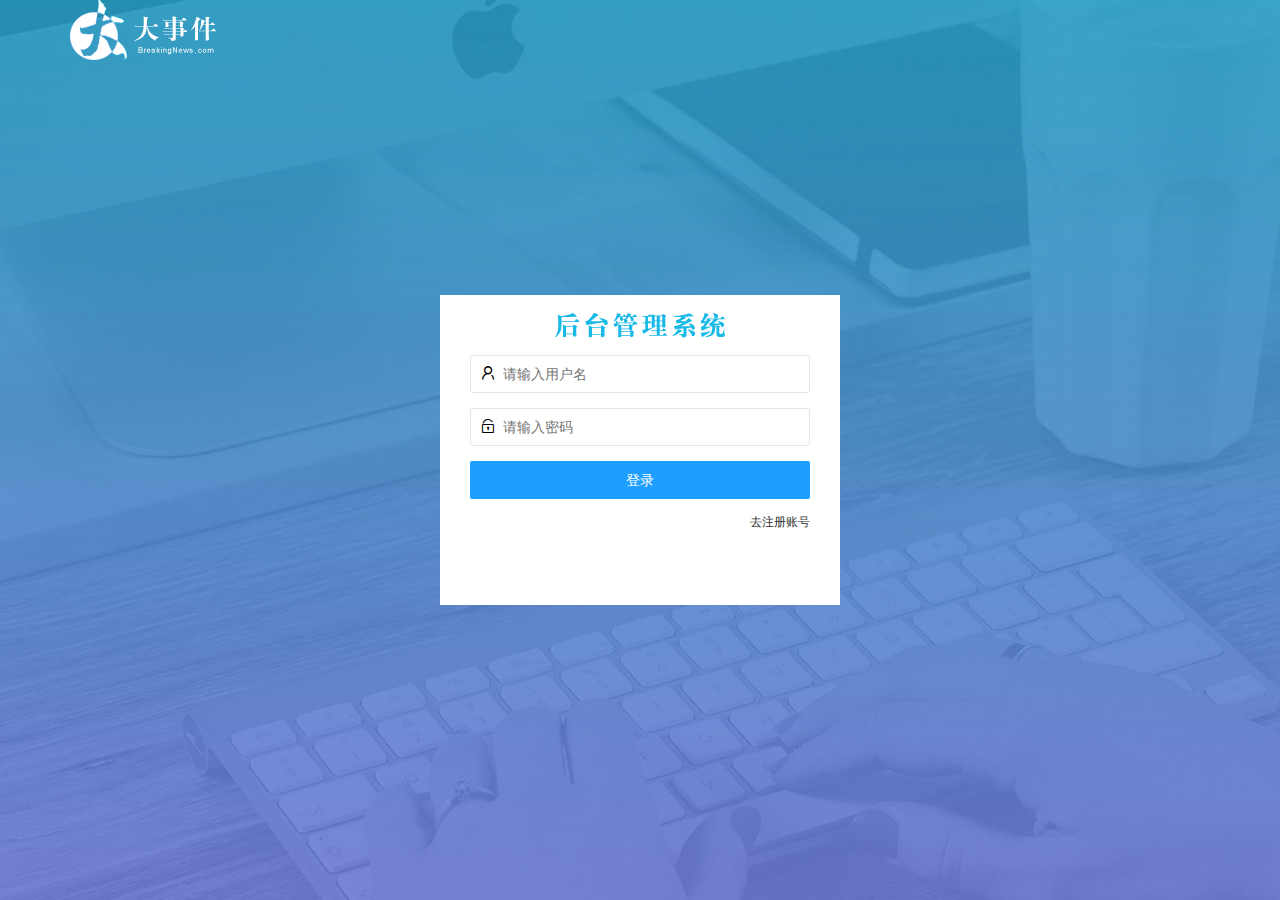
<file: login.html>
<!DOCTYPE html>
<html lang="en">
<head>
    <meta charset="UTF-8">
    <meta http-equiv="X-UA-Compatible" content="IE=edge">
    <meta name="viewport" content="width=device-width, initial-scale=1.0">
    <title>大世界-登录/注册</title>
    <!-- 导入类ui样式 -->
    <link rel="stylesheet"  href="/assets/lib/layui/css/layui.css" />
    <link rel="stylesheet"  href="/assets/css/login.css">
</head>
<body>
    <!-- 头部的logo区域 -->
    <div class="layui-main">
        <img src="./assets/images/logo.png" alt="" />
    </div>

    <!-- 登录注册区域 -->
    <div class="loginAndRegBox">
        <!-- 标题 -->
        <div class="title-box"></div>
        <!--登录的div-->
        <div class="login-box">

        <!--登录的表单-->
        <form class="layui-form" id="form_login">
            <!--用户名-->
            <div class="layui-form-item">
                <i class="layui-icon layui-icon-username"></i>  
                <input type="text" name="username" required  lay-verify="required" placeholder="请输入用户名" autocomplete="off" class="layui-input">
            </div>
            <!--用户密码-->
            <div class="layui-form-item">
                <i class="layui-icon layui-icon-password"></i>  
                <input type="password" name="password" required lay-verify="required|pwd" placeholder="请输入密码" autocomplete="off" class="layui-input">
            </div> 

            <!--登录按钮-->
            <div class="layui-form-item">
                <!--注意: 表单提交按钮和普通按钮的区别 就是lay-submit 属性-->
                <button class="layui-btn layui-btn-fluid layui-btn-normal" lay-submit>登录</button>
            </div>
            <div class="layui-form-item links">
                <a href="#" id="link_reg">去注册账号</a>
            </div>
        </form>
            
        </div>


        <!--注册的div-->
        <div class="reg-box">
            <!--注册表单-->
            <form class="layui-form" id="form_reg">
                <!--用户名-->
                <div class="layui-form-item">
                    <i class="layui-icon layui-icon-username"></i>  
                    <input type="text" name="username" required  lay-verify="required" placeholder="请输入用户名" autocomplete="off" class="layui-input">
                </div>
                <!--用户密码-->
                <div class="layui-form-item">
                    <i class="layui-icon layui-icon-password"></i>  
                    <input type="password" name="password" required  lay-verify="required|pwd" placeholder="请输入密码" autocomplete="off" class="layui-input">
                </div> 
                <!--再次确认密码-->
                <div class="layui-form-item">
                    <i class="layui-icon layui-icon-password"></i>  
                    <input type="password" name="repassword" required  lay-verify="required|pwd|repwd" placeholder="再次确认密码" autocomplete="off" class="layui-input">
                </div> 
    
                <!--登录按钮-->
                <div class="layui-form-item">
                    <!--注意: 表单提交按钮和普通按钮的区别 就是lay-submit 属性-->
                    <button class="layui-btn layui-btn-fluid layui-btn-normal" lay-submit>注册</button>
                </div>
                <div class="layui-form-item links">
                    <a href="#"id="link_login">去登录</a>
                </div>
            </form>
        </div>


    </div>

    <!--导入layui-->
    <script src="/assets/lib/layui/layui.all.js"></script>
    <!--导入jQuery-->
    <script src="/assets/lib/jquery.js"></script>
    <!--自己封装的 baseAPI.js-->
    <script src="/assets/js/baseAPI.js"></script>
    <script src="/assets/js/login.js"></script>
</body>
</html>
</file>
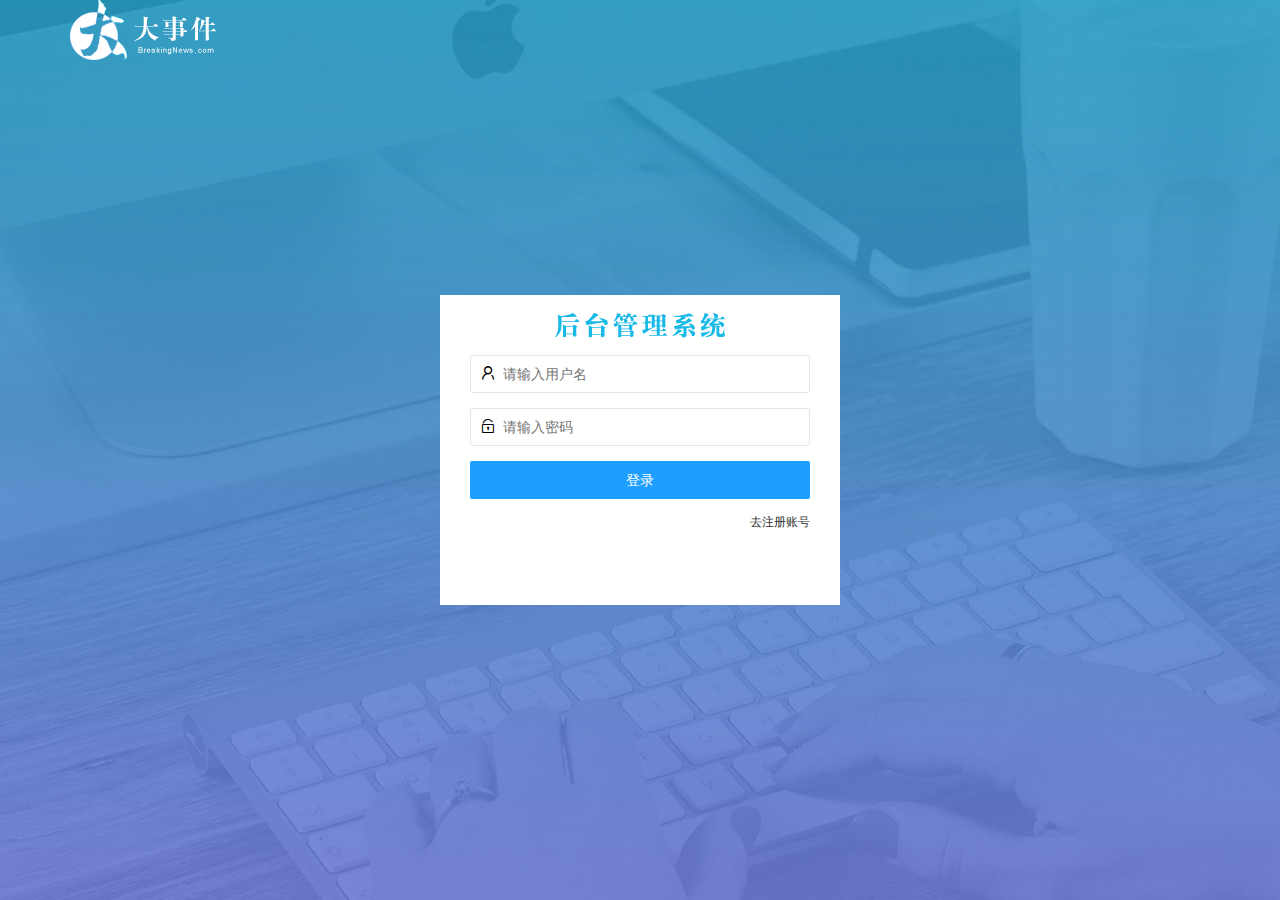
<file: logo.html>
<!DOCTYPE html>
<html lang="en">
<head>

    <meta charset="UTF-8">
    <meta http-equiv="X-UA-Compatible" content="IE=edge">
    <meta name="viewport" content="width=device-width, initial-scale=1.0">
    <title>大事件-登录/注册</title>
    <!--导入自己的样式表-->
    <link rel="stylesheet" href="/assets/lib/layui/css/layui.css"/>

     <!--导入LayUI 的样式-->
    <link rel="stylesheet" href="/assets/css/login.css"/>

</head>
<body>

    
    <!-- 头部的 Logo 区域 -->
    <div class="layui-main">
      <img src="/assets/images/logo.png" alt="" />
    </div>

    <!-- 登录注册区域 -->
    <div class="loginAndRegBox">
      <div class="title-box"></div>
      <!-- 登录的div -->
      <div class="login-box">
        <!-- 登录的表单 -->
        <form class="layui-form" id="form_login">
          <!-- 用户名 -->
          <div class="layui-form-item">
            <i class="layui-icon layui-icon-username"></i>
            <input type="text" name="username" required lay-verify="required | pwd " placeholder="请输入用户名" autocomplete="off" class="layui-input" />
          </div>
          <!-- 密码 --> 
          <div class="layui-form-item">
            <i class="layui-icon layui-icon-password"></i>
            <input type="password" name="password" required lay-verify="required|pwd" placeholder="请输入密码" autocomplete="off" class="layui-input" />
          </div>
          <!-- 登录按钮 -->
          <div class="layui-form-item">
            <!-- 注意：表单提交按钮和普通按钮的区别，就是 lay-submit 属性 -->
            <button class="layui-btn layui-btn-fluid layui-btn-normal" lay-submit>登录</button>
          </div>
          <div class="layui-form-item links">
            <a href="javascript:;" id="link_reg">去注册账号</a>
          </div>
        </form>
        </div>

        <!--注册的div-->
        <div class="reg-box">
            <!--注册表单-->
            <form class="layui-form" id="form_reg">
                <!-- 注册按钮 -->
                <div class="layui-form-item">
                  <i class="layui-icon layui-icon-username"></i>
                  <input type="text" name="username" required lay-verify="required" placeholder="请输入用户名" autocomplete="off" class="layui-input" />
                </div>
                <!-- 密码 -->
                <div class="layui-form-item">
                  <i class="layui-icon layui-icon-password"></i>
                  <input type="password" name="password" required lay-verify="required|pwd" placeholder="请输入密码" autocomplete="off" class="layui-input" />
                </div>
                <!-- 密码确认框 -->
                <div class="layui-form-item">
                    <i class="layui-icon layui-icon-password"></i>
                    <input type="password" name="repassword" required lay-verify="required | pwd | repwd" placeholder="再次确认密码" autocomplete="off" class="layui-input" />
                  </div>
                
                <!-- 登录按钮 -->
                <div class="layui-form-item">
                  <!-- 注意：表单提交按钮和普通按钮的区别，就是 lay-submit 属性 -->
                  <button class="layui-btn layui-btn-fluid layui-btn-normal" lay-submit>注册</button>
                </div>
                <div class="layui-form-item links">
                    <a href="javascript:;" id="link_login">去登录账号</a>
                </div>
              </form>
            <div>
                
     </div>
     <!--导入Layui 的js文件-->
     <script src="/assets/lib/layui/layui.all.js"></script>
     <!--导入jquer-->
     <script src="/assets/lib/jquery.js"></script>
     <!--导入自己封装的 baserAPI.JS-->
     <script src="/assets/js/baseAPI.js"></script>
      <!--导入自己的jvavscript脚本-->
      <script src="/assets/js/login.js"></script>
</body>
</html>
</file>
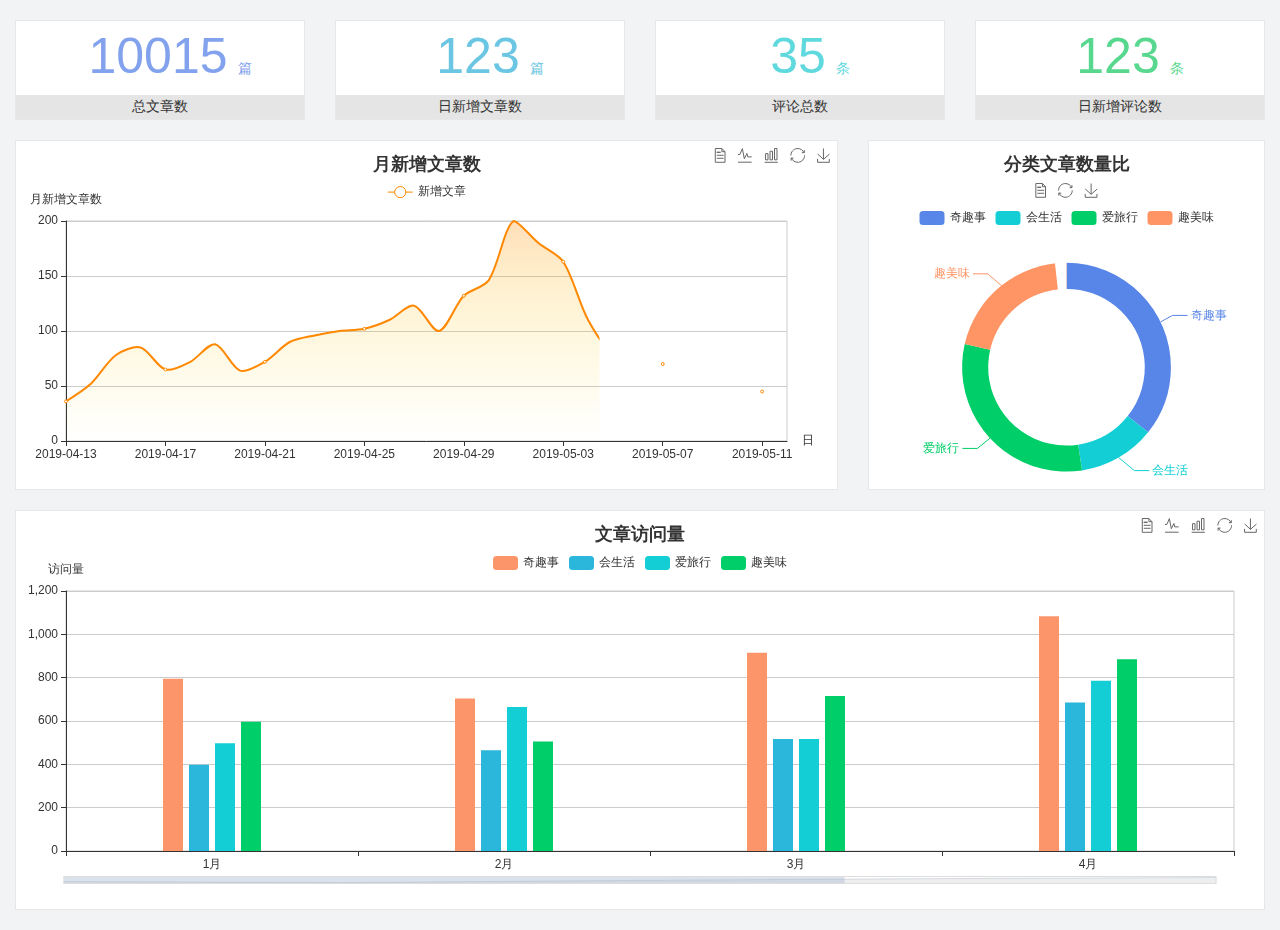
<file: home/dashboard.html>
<!DOCTYPE html>
<html lang="en">

<head>
  <meta charset="UTF-8">
  <meta name="viewport" content="width=device-width, initial-scale=1.0">
  <meta http-equiv="X-UA-Compatible" content="ie=edge">
  <title>图表统计</title>
  <link rel="stylesheet" href="../../assets/lib/bootstrap.css" />
  <link rel="stylesheet" href="../../assets/lib/main.css" />
  <script src="../../assets/lib/jquery.js"></script>
  <script type="text/javascript" src="../../assets/lib/echarts.min.js"></script>
</head>

<body>
  <div class="container-fluid">
    <div class="row spannel_list">
      <div class="col-sm-3 col-xs-6">
        <div class="spannel">
          <em>10015</em><span>篇</span>
          <b>总文章数</b>
        </div>
      </div>
      <div class="col-sm-3 col-xs-6">
        <div class="spannel scolor01">
          <em>123</em><span>篇</span>
          <b>日新增文章数</b>
        </div>
      </div>
      <div class="col-sm-3 col-xs-6">
        <div class="spannel scolor02">
          <em>35</em><span>条</span>
          <b>评论总数</b>
        </div>
      </div>
      <div class="col-sm-3 col-xs-6">
        <div class="spannel scolor03">
          <em>123</em><span>条</span>
          <b>日新增评论数</b>
        </div>
      </div>
    </div>
  </div>

  <div class="container-fluid">
    <div class="row curve-pie">
      <div class="col-lg-8 col-md-8">
        <div class="gragh_pannel" id="curve_show"></div>
      </div>
      <div class="col-lg-4 col-md-4">
        <div class="gragh_pannel" id="pie_show"></div>
      </div>
    </div>
  </div>

  <div class="container-fluid">
    <div class="column_pannel" id="column_show"></div>
  </div>

  <script>
    var oChart = echarts.init(document.getElementById('curve_show'));
    var aList_all = [
      { 'count': 36, 'date': '2019-04-13' },
      { 'count': 52, 'date': '2019-04-14' },
      { 'count': 78, 'date': '2019-04-15' },
      { 'count': 85, 'date': '2019-04-16' },
      { 'count': 65, 'date': '2019-04-17' },
      { 'count': 72, 'date': '2019-04-18' },
      { 'count': 88, 'date': '2019-04-19' },
      { 'count': 64, 'date': '2019-04-20' },
      { 'count': 72, 'date': '2019-04-21' },
      { 'count': 90, 'date': '2019-04-22' },
      { 'count': 96, 'date': '2019-04-23' },
      { 'count': 100, 'date': '2019-04-24' },
      { 'count': 102, 'date': '2019-04-25' },
      { 'count': 110, 'date': '2019-04-26' },
      { 'count': 123, 'date': '2019-04-27' },
      { 'count': 100, 'date': '2019-04-28' },
      { 'count': 132, 'date': '2019-04-29' },
      { 'count': 146, 'date': '2019-04-30' },
      { 'count': 200, 'date': '2019-05-01' },
      { 'count': 180, 'date': '2019-05-02' },
      { 'count': 163, 'date': '2019-05-03' },
      { 'count': 110, 'date': '2019-05-04' },
      { 'count': 80, 'date': '2019-05-05' },
      { 'count': 82, 'date': '2019-05-06' },
      { 'count': 70, 'date': '2019-05-07' },
      { 'count': 65, 'date': '2019-05-08' },
      { 'count': 54, 'date': '2019-05-09' },
      { 'count': 40, 'date': '2019-05-10' },
      { 'count': 45, 'date': '2019-05-11' },
      { 'count': 38, 'date': '2019-05-12' },
    ];

    let aCount = [];
    let aDate = [];

    for (var i = 0; i < aList_all.length; i++) {
      aCount.push(aList_all[i].count);
      aDate.push(aList_all[i].date);
    }

    var chartopt = {
      title: {
        text: '月新增文章数',
        left: 'center',
        top: '10'
      },
      tooltip: {
        trigger: 'axis'
      },
      legend: {
        data: ['新增文章'],
        top: '40'
      },
      toolbox: {
        show: true,
        feature: {
          mark: { show: true },
          dataView: { show: true, readOnly: false },
          magicType: { show: true, type: ['line', 'bar'] },
          restore: { show: true },
          saveAsImage: { show: true }
        }
      },
      calculable: true,
      xAxis: [
        {
          name: '日',
          type: 'category',
          boundaryGap: false,
          data: aDate
        }
      ],
      yAxis: [
        {
          name: '月新增文章数',
          type: 'value'
        }
      ],
      series: [
        {
          name: '新增文章',
          type: 'line',
          smooth: true,
          itemStyle: { normal: { areaStyle: { type: 'default' }, color: '#f80' }, lineStyle: { color: '#f80' } },
          data: aCount
        }],
      areaStyle: {
        normal: {
          color: new echarts.graphic.LinearGradient(0, 0, 0, 1, [{
            offset: 0,
            color: 'rgba(255,136,0,0.39)'
          }, {
            offset: .34,
            color: 'rgba(255,180,0,0.25)'
          }, {
            offset: 1,
            color: 'rgba(255,222,0,0.00)'
          }])

        }
      },
      grid: {
        show: true,
        x: 50,
        x2: 50,
        y: 80,
        height: 220
      }
    };

    oChart.setOption(chartopt);


    var oPie = echarts.init(document.getElementById('pie_show'));
    var oPieopt =
    {
      title: {
        top: 10,
        text: '分类文章数量比',
        x: 'center'
      },
      tooltip: {
        trigger: 'item',
        formatter: "{a} <br/>{b} : {c} ({d}%)"
      },
      color: ['#5885e8', '#13cfd5', '#00ce68', '#ff9565'],
      legend: {
        x: 'center',
        top: 65,
        data: ['奇趣事', '会生活', '爱旅行', '趣美味']
      },
      toolbox: {
        show: true,
        x: 'center',
        top: 35,
        feature: {
          mark: { show: true },
          dataView: { show: true, readOnly: false },
          magicType: {
            show: true,
            type: ['pie', 'funnel'],
            option: {
              funnel: {
                x: '25%',
                width: '50%',
                funnelAlign: 'left',
                max: 1548
              }
            }
          },
          restore: { show: true },
          saveAsImage: { show: true }
        }
      },
      calculable: true,
      series: [
        {
          name: '访问来源',
          type: 'pie',
          radius: ['45%', '60%'],
          center: ['50%', '65%'],
          data: [
            { value: 300, name: '奇趣事' },
            { value: 100, name: '会生活' },
            { value: 260, name: '爱旅行' },
            { value: 180, name: '趣美味' }
          ]
        }
      ]
    };
    oPie.setOption(oPieopt);



    var oColumn = this.echarts.init(document.getElementById('column_show'));
    var oColumnopt =
    {
      title: {
        text: '文章访问量',
        left: 'center',
        top: '10'
      },
      tooltip: {
        trigger: 'axis'
      },
      legend: {
        data: ['奇趣事', '会生活', '爱旅行', '趣美味'],
        top: '40'
      },
      toolbox: {
        show: true,
        feature: {
          mark: { show: true },
          dataView: { show: true, readOnly: false },
          magicType: { show: true, type: ['line', 'bar'] },
          restore: { show: true },
          saveAsImage: { show: true }
        }
      },
      calculable: true,
      xAxis: [
        {
          type: 'category',
          data: ['1月', '2月', '3月', '4月', '5月']
        }
      ],
      yAxis: [
        {
          name: '访问量',
          type: 'value'
        }
      ],
      series: [
        {
          name: '奇趣事',
          type: 'bar',
          barWidth: 20,
          itemStyle: {
            normal: { areaStyle: { type: 'default' }, color: '#fd956a' }
          },
          data: [800, 708, 920, 1090, 1200]
        },
        {
          name: '会生活',
          type: 'bar',
          barWidth: 20,
          itemStyle: {
            normal: { areaStyle: { type: 'default' }, color: '#2bb6db' }
          },
          data: [400, 468, 520, 690, 800]
        },
        {
          name: '爱旅行',
          type: 'bar',
          barWidth: 20,
          itemStyle: {
            normal: { areaStyle: { type: 'default' }, color: '#13cfd5' }
          },
          data: [500, 668, 520, 790, 900]
        },
        {
          name: '趣美味',
          type: 'bar',
          barWidth: 20,
          itemStyle: {
            normal: { areaStyle: { type: 'default' }, color: '#00ce68' }
          },
          data: [600, 508, 720, 890, 1000]
        }
      ],
      grid: {
        show: true,
        x: 50,
        x2: 30,
        y: 80,
        height: 260
      },
      dataZoom: [//给x轴设置滚动条
        {
          start: 0,//默认为0
          end: 100 - 1000 / 31,//默认为100
          type: 'slider',
          show: true,
          xAxisIndex: [0],
          handleSize: 0,//滑动条的 左右2个滑动条的大小
          height: 8,//组件高度
          left: 45, //左边的距离
          right: 50,//右边的距离
          bottom: 26,//右边的距离
          handleColor: '#ddd',//h滑动图标的颜色
          handleStyle: {
            borderColor: "#cacaca",
            borderWidth: "1",
            shadowBlur: 2,
            background: "#ddd",
            shadowColor: "#ddd",
          }
        }]
    };
    oColumn.setOption(oColumnopt);
  </script>
</body>

</html>
</file>
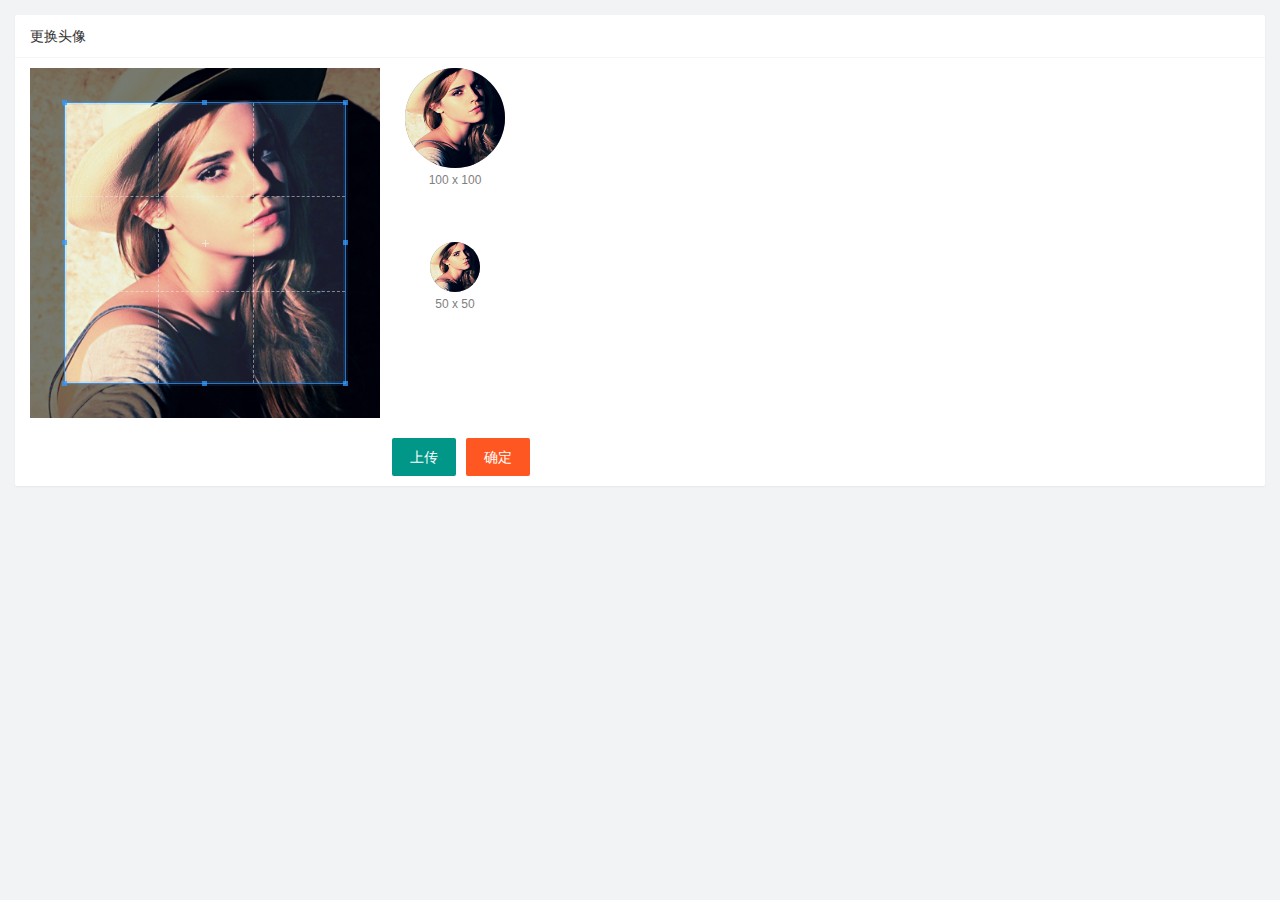
<file: user/user_avatar.html>
<!DOCTYPE html>
<html lang="en">

<head>
    <meta charset="UTF-8">
    <meta http-equiv="X-UA-Compatible" content="IE=edge">
    <meta name="viewport" content="width=device-width, initial-scale=1.0">
    <title>Document</title>
    <!--导入layui样式-->
    <link rel="stylesheet" href="/assets/lib/layui/css/layui.css">
    <!--导入头像裁剪样式-->
    <link rel="stylesheet" href="/assets/lib/cropper/cropper.css" />
    <!--导入自己的样式-->
    <link rel="stylesheet" href="/assets/css/user/user_avatar.css">
</head>

<body>

    <div class="layui-card">
        <div class="layui-card-header">更换头像</div>
        <div class="layui-card-body">

            <!-- 第一行的图片裁剪和预览区域 -->
            <div class="row1">
                <!-- 图片裁剪区域 -->
                <div class="cropper-box">
                    <!-- 这个 img 标签很重要，将来会把它初始化为裁剪区域 -->
                    <img id="image" src="/assets/images/sample.jpg" />
                </div>
                <!-- 图片的预览区域 -->
                <div class="preview-box">
                    <div>
                        <!-- 宽高为 100px 的预览区域 -->
                        <div class="img-preview w100"></div>
                        <p class="size">100 x 100</p>
                    </div>
                    <div>
                        <!-- 宽高为 50px 的预览区域 -->
                        <div class="img-preview w50"></div>
                        <p class="size">50 x 50</p>
                    </div>
                </div>
            </div>

            <!-- 第二行的按钮区域 -->
            <div class="row2">
                <!--文件选择框 隐藏起来 accept=""属性，可以指定用户选择什么类型的文件-->
                <input type="file" id="file" accept="image/png, image/jpeg">

                <button type="button" class="layui-btn" id="btnChooseImage">上传</button>
                <button type="button" class="layui-btn layui-btn-danger" id="btnUpload">确定</button>
            </div>

        </div>
    </div>


    <!--layui.js-->
    <script src="/assets/lib/layui/layui.all.js"></script>
    <!--jquery.js-->
    <script src="/assets/lib/jquery.js"></script>
    <script src="/assets/lib/cropper/Cropper.js"></script>
    <script src="/assets/lib/cropper/jquery-cropper.js"></script>
    <!--baseAPI.js-->
    <script src="/assets/js/baseAPI.js"></script>
    <!--自己的.js-->
    <script src="/assets/js/user_info/user_avatar.js"></script>
</body>

</html>
</file>
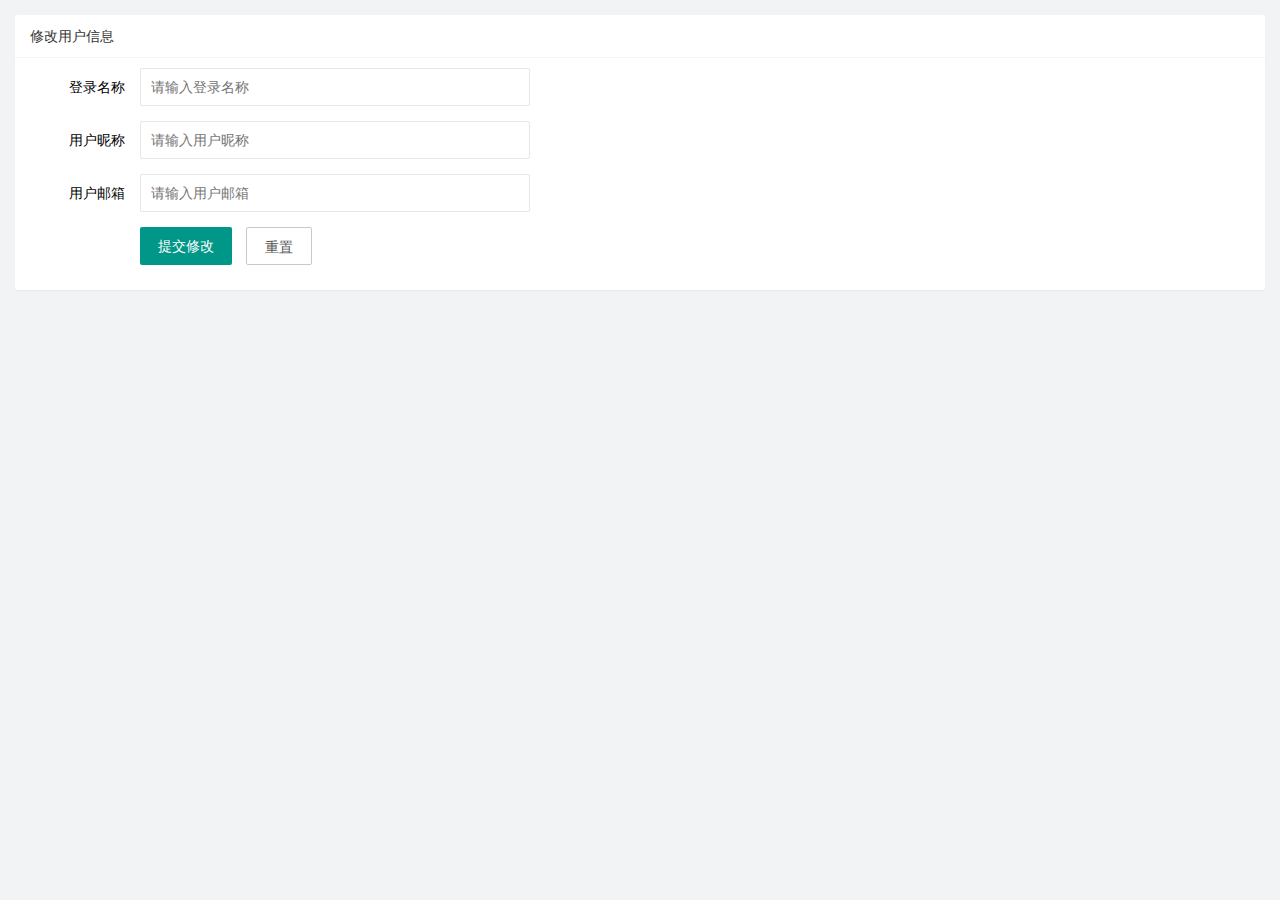
<file: user/user_info.html>
<!DOCTYPE html>
<html lang="en">
<head>
    <meta charset="UTF-8">
    <meta http-equiv="X-UA-Compatible" content="IE=edge">
    <meta name="viewport" content="width=device-width, initial-scale=1.0">
    <title>Document</title>
    <!--导入layui样式-->
    <link rel="stylesheet" href="/assets/lib/layui/css/layui.css">
    <!--导入自己的样式-->
    <link rel="stylesheet" href="/assets/css/user/user_info.css">
</head>
<body>
    <!--卡片面板区域-->
    <div class="layui-card">
        <div class="layui-card-header">修改用户信息</div>
        <div class="layui-card-body">

            <form class="layui-form"  lay-filter="formUserInfo">
                <!--这是隐藏域-->
                <input type="hidden" name="id" value="">
                
                <div class="layui-form-item">
                  <label class="layui-form-label">登录名称</label>
                  <div class="layui-input-block">
                    <input type="text" name="username" required  lay-verify="required" placeholder="请输入登录名称" autocomplete="off" class="layui-input" readonly>
                    <!--readonl 只读-->
                  </div>
                </div>

                <div class="layui-form-item">
                    <label class="layui-form-label">用户昵称</label>
                    <div class="layui-input-block">
                      <input type="text" name="nickname" required  lay-verify="required|nickname" placeholder="请输入用户昵称" autocomplete="off" class="layui-input">
                    </div>
                </div>

                <div class="layui-form-item">
                    <label class="layui-form-label">用户邮箱</label>
                    <div class="layui-input-block">
                      <input type="text" name="email" required  lay-verify="required|email" placeholder="请输入用户邮箱" autocomplete="off" class="layui-input">
                    </div>
                </div>

                <!--提交-->
                <div class="layui-form-item">
                    <div class="layui-input-block">
                      <button class="layui-btn" lay-submit lay-filter="formDemo">提交修改</button>
                      <button type="reset" class="layui-btn layui-btn-primary" id="btnReset">重置</button>
                    </div>
                  </div>

                </form>
        
        </div>
      </div>

      <!--layui.js-->
      <script src="/assets/lib/layui/layui.all.js"></script>
      <!--jquery.js-->
      <script src="/assets/lib/jquery.js"></script>
      <!--baseAPI.js-->
      <script src="/assets/js/baseAPI.js"></script>
      <!--自己的.js-->
      <script src="/assets/js/user_info/user_info.js"></script>
</body>
</html>
</file>
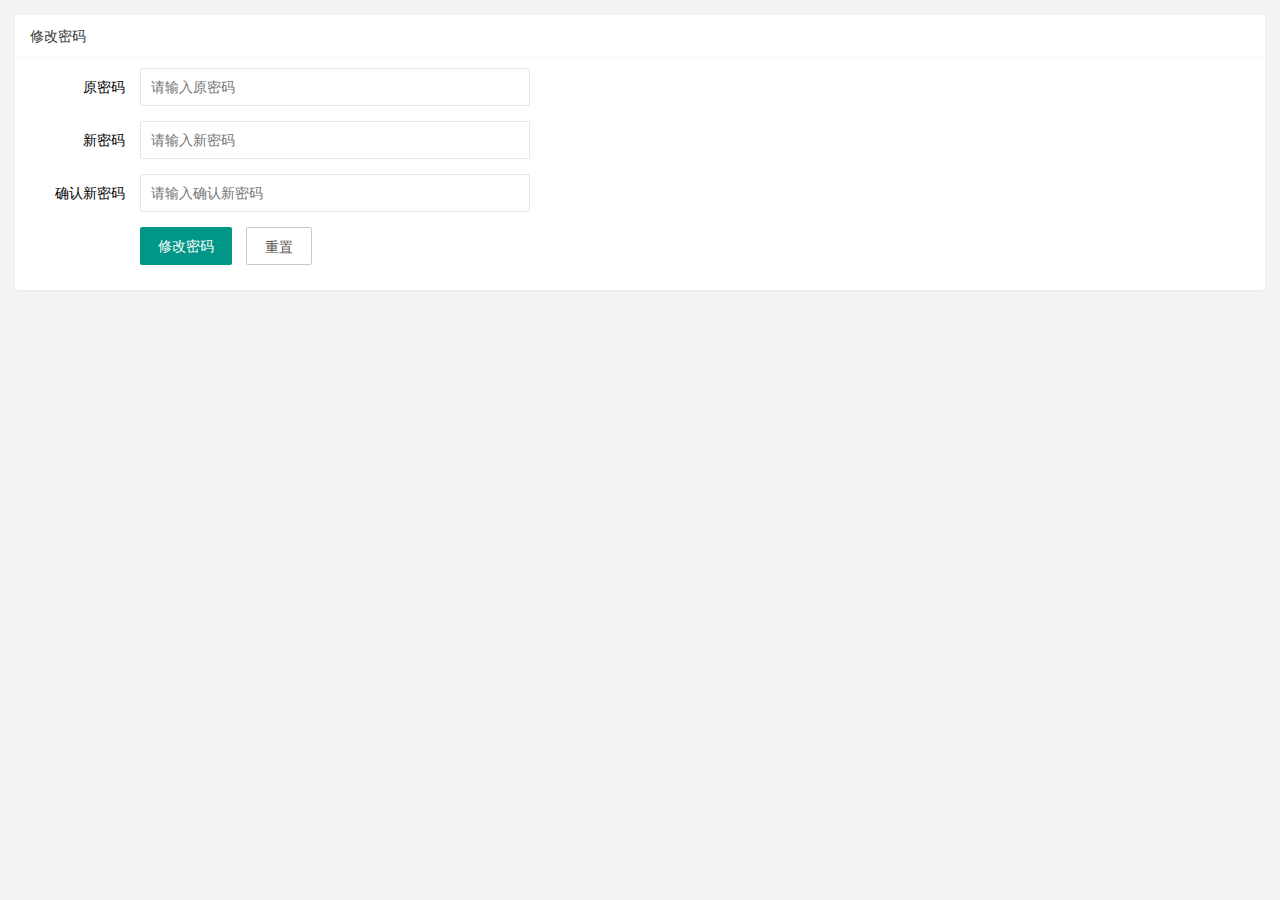
<file: user/user_pwd.html>
<!DOCTYPE html>
<html lang="en">

<head>
    <meta charset="UTF-8">
    <meta http-equiv="X-UA-Compatible" content="IE=edge">
    <meta name="viewport" content="width=device-width, initial-scale=1.0">
    <title>Document</title>
    <!--导入layui样式-->
    <link rel="stylesheet" href="/assets/lib/layui/css/layui.css">
    <!--导入自己的样式-->
    <link rel="stylesheet" href="/assets/css/user/user_pwd.css">
</head>

<body>
    <!--卡片区域-->
    <div class="layui-card">
        <div class="layui-card-header">修改密码</div>
        <div class="layui-card-body">

            <form class="layui-form">

                <div class="layui-form-item">
                    <label class="layui-form-label">原密码</label>
                    <div class="layui-input-block">
                        <input type="password" name="oldPwd" required lay-verify="required|pwd" placeholder="请输入原密码"
                            autocomplete="off" class="layui-input">
                    </div>
                </div>

                <div class="layui-form-item">
                    <label class="layui-form-label">新密码</label>
                    <div class="layui-input-block">
                        <input type="password" name="newPwd" required lay-verify="required|pwd|samePwd" placeholder="请输入新密码"
                            autocomplete="off" class="layui-input">
                    </div>
                </div>

                <div class="layui-form-item">
                    <label class="layui-form-label">确认新密码</label>
                    <div class="layui-input-block">
                        <input type="password" name="rePwd" required lay-verify="required|pwd|rePwd" placeholder="请输入确认新密码"
                            autocomplete="off" class="layui-input">
                    </div>
                </div>

                <!--标题提交-->
                <div class="layui-form-item">
                    <div class="layui-input-block">
                      <button class="layui-btn" lay-submit lay-filter="formDemo">修改密码</button>
                      <button type="reset" class="layui-btn layui-btn-primary">重置</button>
                    </div>
                  </div>

            </form>

        </div>
    </div>
      <!--layui.js-->
      <script src="/assets/lib/layui/layui.all.js"></script>
      <!--jquery.js-->
      <script src="/assets/lib/jquery.js"></script>
      <!--baseAPI.js-->
      <script src="/assets/js/baseAPI.js"></script>
      <!--自己的.js-->
    <script src="/assets/js/user_info/user_pwd.js"></script>
</body>

</html>
</file>
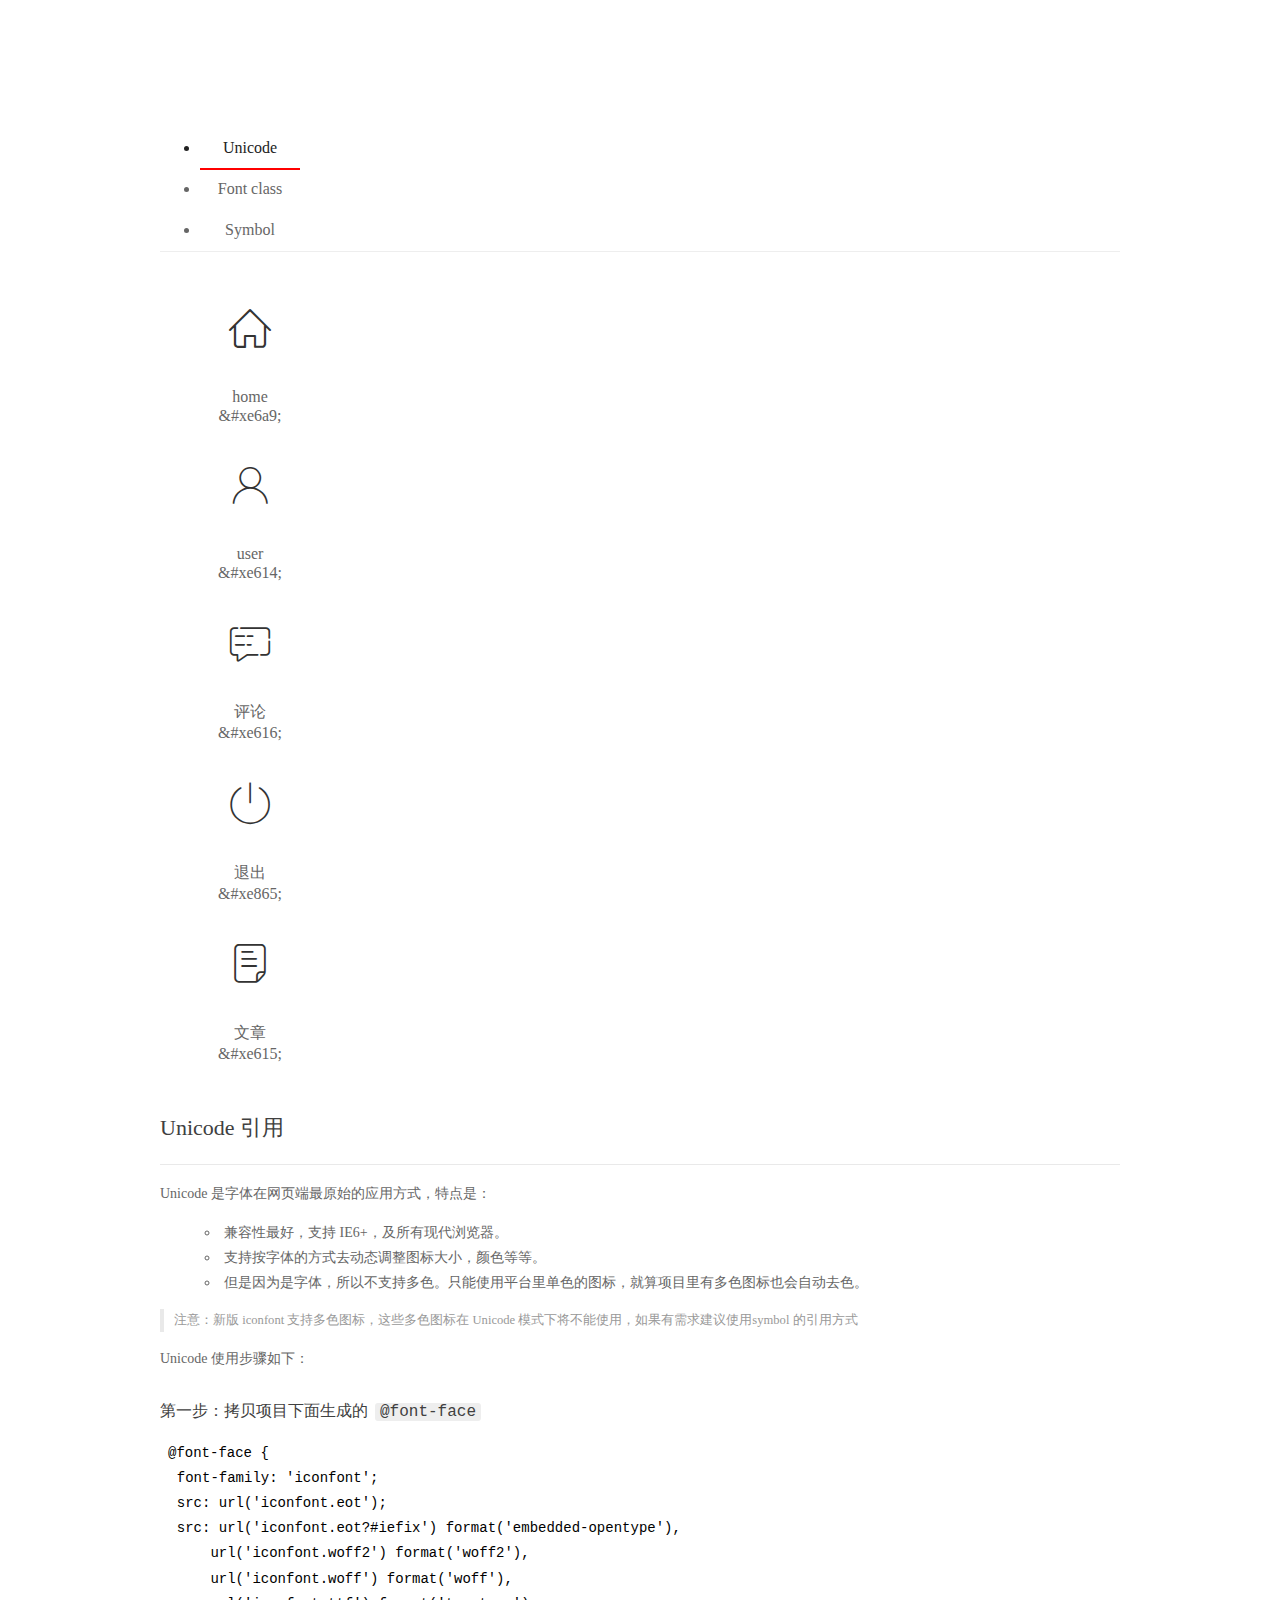
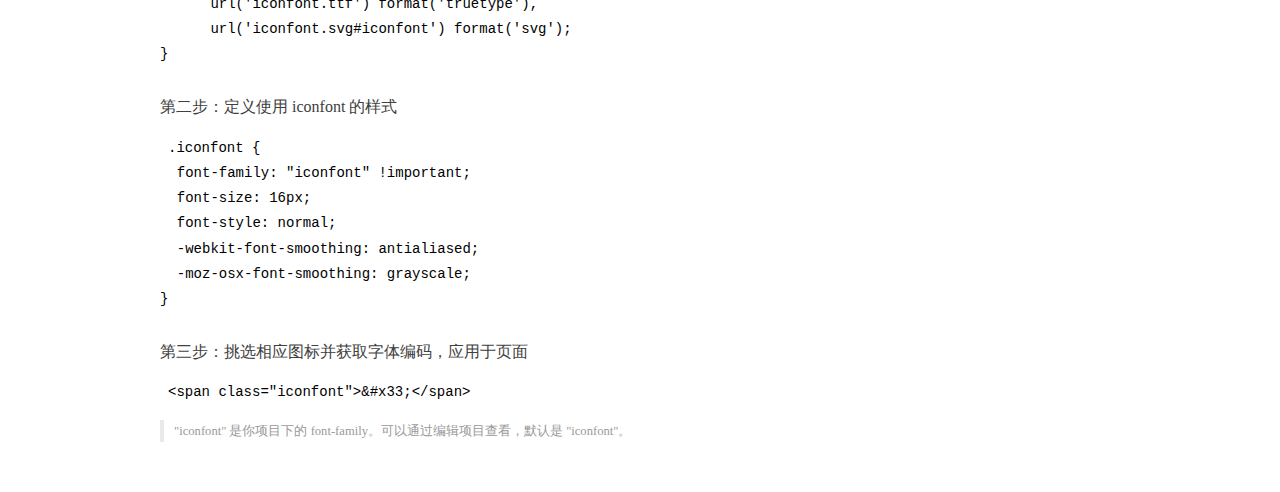
<file: assets/fonts/demo_index.html>
<!DOCTYPE html>
<html>
<head>
  <meta charset="utf-8"/>
  <title>IconFont Demo</title>
  <link rel="shortcut icon" href="https://gtms04.alicdn.com/tps/i4/TB1_oz6GVXXXXaFXpXXJDFnIXXX-64-64.ico" type="image/x-icon"/>
  <link rel="stylesheet" href="https://g.alicdn.com/thx/cube/1.3.2/cube.min.css">
  <link rel="stylesheet" href="demo.css">
  <link rel="stylesheet" href="iconfont.css">
  <script src="iconfont.js"></script>
  <!-- jQuery -->
  <script src="https://a1.alicdn.com/oss/uploads/2018/12/26/7bfddb60-08e8-11e9-9b04-53e73bb6408b.js"></script>
  <!-- 代码高亮 -->
  <script src="https://a1.alicdn.com/oss/uploads/2018/12/26/a3f714d0-08e6-11e9-8a15-ebf944d7534c.js"></script>
</head>
<body>
  <div class="main">
    <h1 class="logo"><a href="https://www.iconfont.cn/" title="iconfont 首页" target="_blank">&#xe86b;</a></h1>
    <div class="nav-tabs">
      <ul id="tabs" class="dib-box">
        <li class="dib active"><span>Unicode</span></li>
        <li class="dib"><span>Font class</span></li>
        <li class="dib"><span>Symbol</span></li>
      </ul>
      
    </div>
    <div class="tab-container">
      <div class="content unicode" style="display: block;">
          <ul class="icon_lists dib-box">
          
            <li class="dib">
              <span class="icon iconfont">&#xe6a9;</span>
                <div class="name">home</div>
                <div class="code-name">&amp;#xe6a9;</div>
              </li>
          
            <li class="dib">
              <span class="icon iconfont">&#xe614;</span>
                <div class="name">user</div>
                <div class="code-name">&amp;#xe614;</div>
              </li>
          
            <li class="dib">
              <span class="icon iconfont">&#xe616;</span>
                <div class="name">评论</div>
                <div class="code-name">&amp;#xe616;</div>
              </li>
          
            <li class="dib">
              <span class="icon iconfont">&#xe865;</span>
                <div class="name">退出</div>
                <div class="code-name">&amp;#xe865;</div>
              </li>
          
            <li class="dib">
              <span class="icon iconfont">&#xe615;</span>
                <div class="name">文章</div>
                <div class="code-name">&amp;#xe615;</div>
              </li>
          
          </ul>
          <div class="article markdown">
          <h2 id="unicode-">Unicode 引用</h2>
          <hr>

          <p>Unicode 是字体在网页端最原始的应用方式，特点是：</p>
          <ul>
            <li>兼容性最好，支持 IE6+，及所有现代浏览器。</li>
            <li>支持按字体的方式去动态调整图标大小，颜色等等。</li>
            <li>但是因为是字体，所以不支持多色。只能使用平台里单色的图标，就算项目里有多色图标也会自动去色。</li>
          </ul>
          <blockquote>
            <p>注意：新版 iconfont 支持多色图标，这些多色图标在 Unicode 模式下将不能使用，如果有需求建议使用symbol 的引用方式</p>
          </blockquote>
          <p>Unicode 使用步骤如下：</p>
          <h3 id="-font-face">第一步：拷贝项目下面生成的 <code>@font-face</code></h3>
<pre><code class="language-css"
>@font-face {
  font-family: 'iconfont';
  src: url('iconfont.eot');
  src: url('iconfont.eot?#iefix') format('embedded-opentype'),
      url('iconfont.woff2') format('woff2'),
      url('iconfont.woff') format('woff'),
      url('iconfont.ttf') format('truetype'),
      url('iconfont.svg#iconfont') format('svg');
}
</code></pre>
          <h3 id="-iconfont-">第二步：定义使用 iconfont 的样式</h3>
<pre><code class="language-css"
>.iconfont {
  font-family: "iconfont" !important;
  font-size: 16px;
  font-style: normal;
  -webkit-font-smoothing: antialiased;
  -moz-osx-font-smoothing: grayscale;
}
</code></pre>
          <h3 id="-">第三步：挑选相应图标并获取字体编码，应用于页面</h3>
<pre>
<code class="language-html"
>&lt;span class="iconfont"&gt;&amp;#x33;&lt;/span&gt;
</code></pre>
          <blockquote>
            <p>"iconfont" 是你项目下的 font-family。可以通过编辑项目查看，默认是 "iconfont"。</p>
          </blockquote>
          </div>
      </div>
      <div class="content font-class">
        <ul class="icon_lists dib-box">
          
          <li class="dib">
            <span class="icon iconfont icon-home"></span>
            <div class="name">
              home
            </div>
            <div class="code-name">.icon-home
            </div>
          </li>
          
          <li class="dib">
            <span class="icon iconfont icon-user"></span>
            <div class="name">
              user
            </div>
            <div class="code-name">.icon-user
            </div>
          </li>
          
          <li class="dib">
            <span class="icon iconfont icon-pinglun"></span>
            <div class="name">
              评论
            </div>
            <div class="code-name">.icon-pinglun
            </div>
          </li>
          
          <li class="dib">
            <span class="icon iconfont icon-tuichu"></span>
            <div class="name">
              退出
            </div>
            <div class="code-name">.icon-tuichu
            </div>
          </li>
          
          <li class="dib">
            <span class="icon iconfont icon-16"></span>
            <div class="name">
              文章
            </div>
            <div class="code-name">.icon-16
            </div>
          </li>
          
        </ul>
        <div class="article markdown">
        <h2 id="font-class-">font-class 引用</h2>
        <hr>

        <p>font-class 是 Unicode 使用方式的一种变种，主要是解决 Unicode 书写不直观，语意不明确的问题。</p>
        <p>与 Unicode 使用方式相比，具有如下特点：</p>
        <ul>
          <li>兼容性良好，支持 IE8+，及所有现代浏览器。</li>
          <li>相比于 Unicode 语意明确，书写更直观。可以很容易分辨这个 icon 是什么。</li>
          <li>因为使用 class 来定义图标，所以当要替换图标时，只需要修改 class 里面的 Unicode 引用。</li>
          <li>不过因为本质上还是使用的字体，所以多色图标还是不支持的。</li>
        </ul>
        <p>使用步骤如下：</p>
        <h3 id="-fontclass-">第一步：引入项目下面生成的 fontclass 代码：</h3>
<pre><code class="language-html">&lt;link rel="stylesheet" href="./iconfont.css"&gt;
</code></pre>
        <h3 id="-">第二步：挑选相应图标并获取类名，应用于页面：</h3>
<pre><code class="language-html">&lt;span class="iconfont icon-xxx"&gt;&lt;/span&gt;
</code></pre>
        <blockquote>
          <p>"
            iconfont" 是你项目下的 font-family。可以通过编辑项目查看，默认是 "iconfont"。</p>
        </blockquote>
      </div>
      </div>
      <div class="content symbol">
          <ul class="icon_lists dib-box">
          
            <li class="dib">
                <svg class="icon svg-icon" aria-hidden="true">
                  <use xlink:href="#icon-home"></use>
                </svg>
                <div class="name">home</div>
                <div class="code-name">#icon-home</div>
            </li>
          
            <li class="dib">
                <svg class="icon svg-icon" aria-hidden="true">
                  <use xlink:href="#icon-user"></use>
                </svg>
                <div class="name">user</div>
                <div class="code-name">#icon-user</div>
            </li>
          
            <li class="dib">
                <svg class="icon svg-icon" aria-hidden="true">
                  <use xlink:href="#icon-pinglun"></use>
                </svg>
                <div class="name">评论</div>
                <div class="code-name">#icon-pinglun</div>
            </li>
          
            <li class="dib">
                <svg class="icon svg-icon" aria-hidden="true">
                  <use xlink:href="#icon-tuichu"></use>
                </svg>
                <div class="name">退出</div>
                <div class="code-name">#icon-tuichu</div>
            </li>
          
            <li class="dib">
                <svg class="icon svg-icon" aria-hidden="true">
                  <use xlink:href="#icon-16"></use>
                </svg>
                <div class="name">文章</div>
                <div class="code-name">#icon-16</div>
            </li>
          
          </ul>
          <div class="article markdown">
          <h2 id="symbol-">Symbol 引用</h2>
          <hr>

          <p>这是一种全新的使用方式，应该说这才是未来的主流，也是平台目前推荐的用法。相关介绍可以参考这篇<a href="">文章</a>
            这种用法其实是做了一个 SVG 的集合，与另外两种相比具有如下特点：</p>
          <ul>
            <li>支持多色图标了，不再受单色限制。</li>
            <li>通过一些技巧，支持像字体那样，通过 <code>font-size</code>, <code>color</code> 来调整样式。</li>
            <li>兼容性较差，支持 IE9+，及现代浏览器。</li>
            <li>浏览器渲染 SVG 的性能一般，还不如 png。</li>
          </ul>
          <p>使用步骤如下：</p>
          <h3 id="-symbol-">第一步：引入项目下面生成的 symbol 代码：</h3>
<pre><code class="language-html">&lt;script src="./iconfont.js"&gt;&lt;/script&gt;
</code></pre>
          <h3 id="-css-">第二步：加入通用 CSS 代码（引入一次就行）：</h3>
<pre><code class="language-html">&lt;style&gt;
.icon {
  width: 1em;
  height: 1em;
  vertical-align: -0.15em;
  fill: currentColor;
  overflow: hidden;
}
&lt;/style&gt;
</code></pre>
          <h3 id="-">第三步：挑选相应图标并获取类名，应用于页面：</h3>
<pre><code class="language-html">&lt;svg class="icon" aria-hidden="true"&gt;
  &lt;use xlink:href="#icon-xxx"&gt;&lt;/use&gt;
&lt;/svg&gt;
</code></pre>
          </div>
      </div>

    </div>
  </div>
  <script>
  $(document).ready(function () {
      $('.tab-container .content:first').show()

      $('#tabs li').click(function (e) {
        var tabContent = $('.tab-container .content')
        var index = $(this).index()

        if ($(this).hasClass('active')) {
          return
        } else {
          $('#tabs li').removeClass('active')
          $(this).addClass('active')

          tabContent.hide().eq(index).fadeIn()
        }
      })
    })
  </script>
</body>
</html>
</file>
<file: assets/lib/layui/css/layui.css>
/** layui-v2.5.5 MIT License By https://www.layui.com */
 .layui-inline,img{display:inline-block;vertical-align:middle}h1,h2,h3,h4,h5,h6{font-weight:400}.layui-edge,.layui-header,.layui-inline,.layui-main{position:relative}.layui-body,.layui-edge,.layui-elip{overflow:hidden}.layui-btn,.layui-edge,.layui-inline,img{vertical-align:middle}.layui-btn,.layui-disabled,.layui-icon,.layui-unselect{-moz-user-select:none;-webkit-user-select:none;-ms-user-select:none}.layui-elip,.layui-form-checkbox span,.layui-form-pane .layui-form-label{text-overflow:ellipsis;white-space:nowrap}.layui-breadcrumb,.layui-tree-btnGroup{visibility:hidden}blockquote,body,button,dd,div,dl,dt,form,h1,h2,h3,h4,h5,h6,input,li,ol,p,pre,td,textarea,th,ul{margin:0;padding:0;-webkit-tap-highlight-color:rgba(0,0,0,0)}a:active,a:hover{outline:0}img{border:none}li{list-style:none}table{border-collapse:collapse;border-spacing:0}h4,h5,h6{font-size:100%}button,input,optgroup,option,select,textarea{font-family:inherit;font-size:inherit;font-style:inherit;font-weight:inherit;outline:0}pre{white-space:pre-wrap;white-space:-moz-pre-wrap;white-space:-pre-wrap;white-space:-o-pre-wrap;word-wrap:break-word}body{line-height:24px;font:14px Helvetica Neue,Helvetica,PingFang SC,Tahoma,Arial,sans-serif}hr{height:1px;margin:10px 0;border:0;clear:both}a{color:#333;text-decoration:none}a:hover{color:#777}a cite{font-style:normal;*cursor:pointer}.layui-border-box,.layui-border-box *{box-sizing:border-box}.layui-box,.layui-box *{box-sizing:content-box}.layui-clear{clear:both;*zoom:1}.layui-clear:after{content:'\20';clear:both;*zoom:1;display:block;height:0}.layui-inline{*display:inline;*zoom:1}.layui-edge{display:inline-block;width:0;height:0;border-width:6px;border-style:dashed;border-color:transparent}.layui-edge-top{top:-4px;border-bottom-color:#999;border-bottom-style:solid}.layui-edge-right{border-left-color:#999;border-left-style:solid}.layui-edge-bottom{top:2px;border-top-color:#999;border-top-style:solid}.layui-edge-left{border-right-color:#999;border-right-style:solid}.layui-disabled,.layui-disabled:hover{color:#d2d2d2!important;cursor:not-allowed!important}.layui-circle{border-radius:100%}.layui-show{display:block!important}.layui-hide{display:none!important}@font-face{font-family:layui-icon;src:url(../font/iconfont.eot?v=250);src:url(../font/iconfont.eot?v=250#iefix) format('embedded-opentype'),url(../font/iconfont.woff2?v=250) format('woff2'),url(../font/iconfont.woff?v=250) format('woff'),url(../font/iconfont.ttf?v=250) format('truetype'),url(../font/iconfont.svg?v=250#layui-icon) format('svg')}.layui-icon{font-family:layui-icon!important;font-size:16px;font-style:normal;-webkit-font-smoothing:antialiased;-moz-osx-font-smoothing:grayscale}.layui-icon-reply-fill:before{content:"\e611"}.layui-icon-set-fill:before{content:"\e614"}.layui-icon-menu-fill:before{content:"\e60f"}.layui-icon-search:before{content:"\e615"}.layui-icon-share:before{content:"\e641"}.layui-icon-set-sm:before{content:"\e620"}.layui-icon-engine:before{content:"\e628"}.layui-icon-close:before{content:"\1006"}.layui-icon-close-fill:before{content:"\1007"}.layui-icon-chart-screen:before{content:"\e629"}.layui-icon-star:before{content:"\e600"}.layui-icon-circle-dot:before{content:"\e617"}.layui-icon-chat:before{content:"\e606"}.layui-icon-release:before{content:"\e609"}.layui-icon-list:before{content:"\e60a"}.layui-icon-chart:before{content:"\e62c"}.layui-icon-ok-circle:before{content:"\1005"}.layui-icon-layim-theme:before{content:"\e61b"}.layui-icon-table:before{content:"\e62d"}.layui-icon-right:before{content:"\e602"}.layui-icon-left:before{content:"\e603"}.layui-icon-cart-simple:before{content:"\e698"}.layui-icon-face-cry:before{content:"\e69c"}.layui-icon-face-smile:before{content:"\e6af"}.layui-icon-survey:before{content:"\e6b2"}.layui-icon-tree:before{content:"\e62e"}.layui-icon-upload-circle:before{content:"\e62f"}.layui-icon-add-circle:before{content:"\e61f"}.layui-icon-download-circle:before{content:"\e601"}.layui-icon-templeate-1:before{content:"\e630"}.layui-icon-util:before{content:"\e631"}.layui-icon-face-surprised:before{content:"\e664"}.layui-icon-edit:before{content:"\e642"}.layui-icon-speaker:before{content:"\e645"}.layui-icon-down:before{content:"\e61a"}.layui-icon-file:before{content:"\e621"}.layui-icon-layouts:before{content:"\e632"}.layui-icon-rate-half:before{content:"\e6c9"}.layui-icon-add-circle-fine:before{content:"\e608"}.layui-icon-prev-circle:before{content:"\e633"}.layui-icon-read:before{content:"\e705"}.layui-icon-404:before{content:"\e61c"}.layui-icon-carousel:before{content:"\e634"}.layui-icon-help:before{content:"\e607"}.layui-icon-code-circle:before{content:"\e635"}.layui-icon-water:before{content:"\e636"}.layui-icon-username:before{content:"\e66f"}.layui-icon-find-fill:before{content:"\e670"}.layui-icon-about:before{content:"\e60b"}.layui-icon-location:before{content:"\e715"}.layui-icon-up:before{content:"\e619"}.layui-icon-pause:before{content:"\e651"}.layui-icon-date:before{content:"\e637"}.layui-icon-layim-uploadfile:before{content:"\e61d"}.layui-icon-delete:before{content:"\e640"}.layui-icon-play:before{content:"\e652"}.layui-icon-top:before{content:"\e604"}.layui-icon-friends:before{content:"\e612"}.layui-icon-refresh-3:before{content:"\e9aa"}.layui-icon-ok:before{content:"\e605"}.layui-icon-layer:before{content:"\e638"}.layui-icon-face-smile-fine:before{content:"\e60c"}.layui-icon-dollar:before{content:"\e659"}.layui-icon-group:before{content:"\e613"}.layui-icon-layim-download:before{content:"\e61e"}.layui-icon-picture-fine:before{content:"\e60d"}.layui-icon-link:before{content:"\e64c"}.layui-icon-diamond:before{content:"\e735"}.layui-icon-log:before{content:"\e60e"}.layui-icon-rate-solid:before{content:"\e67a"}.layui-icon-fonts-del:before{content:"\e64f"}.layui-icon-unlink:before{content:"\e64d"}.layui-icon-fonts-clear:before{content:"\e639"}.layui-icon-triangle-r:before{content:"\e623"}.layui-icon-circle:before{content:"\e63f"}.layui-icon-radio:before{content:"\e643"}.layui-icon-align-center:before{content:"\e647"}.layui-icon-align-right:before{content:"\e648"}.layui-icon-align-left:before{content:"\e649"}.layui-icon-loading-1:before{content:"\e63e"}.layui-icon-return:before{content:"\e65c"}.layui-icon-fonts-strong:before{content:"\e62b"}.layui-icon-upload:before{content:"\e67c"}.layui-icon-dialogue:before{content:"\e63a"}.layui-icon-video:before{content:"\e6ed"}.layui-icon-headset:before{content:"\e6fc"}.layui-icon-cellphone-fine:before{content:"\e63b"}.layui-icon-add-1:before{content:"\e654"}.layui-icon-face-smile-b:before{content:"\e650"}.layui-icon-fonts-html:before{content:"\e64b"}.layui-icon-form:before{content:"\e63c"}.layui-icon-cart:before{content:"\e657"}.layui-icon-camera-fill:before{content:"\e65d"}.layui-icon-tabs:before{content:"\e62a"}.layui-icon-fonts-code:before{content:"\e64e"}.layui-icon-fire:before{content:"\e756"}.layui-icon-set:before{content:"\e716"}.layui-icon-fonts-u:before{content:"\e646"}.layui-icon-triangle-d:before{content:"\e625"}.layui-icon-tips:before{content:"\e702"}.layui-icon-picture:before{content:"\e64a"}.layui-icon-more-vertical:before{content:"\e671"}.layui-icon-flag:before{content:"\e66c"}.layui-icon-loading:before{content:"\e63d"}.layui-icon-fonts-i:before{content:"\e644"}.layui-icon-refresh-1:before{content:"\e666"}.layui-icon-rmb:before{content:"\e65e"}.layui-icon-home:before{content:"\e68e"}.layui-icon-user:before{content:"\e770"}.layui-icon-notice:before{content:"\e667"}.layui-icon-login-weibo:before{content:"\e675"}.layui-icon-voice:before{content:"\e688"}.layui-icon-upload-drag:before{content:"\e681"}.layui-icon-login-qq:before{content:"\e676"}.layui-icon-snowflake:before{content:"\e6b1"}.layui-icon-file-b:before{content:"\e655"}.layui-icon-template:before{content:"\e663"}.layui-icon-auz:before{content:"\e672"}.layui-icon-console:before{content:"\e665"}.layui-icon-app:before{content:"\e653"}.layui-icon-prev:before{content:"\e65a"}.layui-icon-website:before{content:"\e7ae"}.layui-icon-next:before{content:"\e65b"}.layui-icon-component:before{content:"\e857"}.layui-icon-more:before{content:"\e65f"}.layui-icon-login-wechat:before{content:"\e677"}.layui-icon-shrink-right:before{content:"\e668"}.layui-icon-spread-left:before{content:"\e66b"}.layui-icon-camera:before{content:"\e660"}.layui-icon-note:before{content:"\e66e"}.layui-icon-refresh:before{content:"\e669"}.layui-icon-female:before{content:"\e661"}.layui-icon-male:before{content:"\e662"}.layui-icon-password:before{content:"\e673"}.layui-icon-senior:before{content:"\e674"}.layui-icon-theme:before{content:"\e66a"}.layui-icon-tread:before{content:"\e6c5"}.layui-icon-praise:before{content:"\e6c6"}.layui-icon-star-fill:before{content:"\e658"}.layui-icon-rate:before{content:"\e67b"}.layui-icon-template-1:before{content:"\e656"}.layui-icon-vercode:before{content:"\e679"}.layui-icon-cellphone:before{content:"\e678"}.layui-icon-screen-full:before{content:"\e622"}.layui-icon-screen-restore:before{content:"\e758"}.layui-icon-cols:before{content:"\e610"}.layui-icon-export:before{content:"\e67d"}.layui-icon-print:before{content:"\e66d"}.layui-icon-slider:before{content:"\e714"}.layui-icon-addition:before{content:"\e624"}.layui-icon-subtraction:before{content:"\e67e"}.layui-icon-service:before{content:"\e626"}.layui-icon-transfer:before{content:"\e691"}.layui-main{width:1140px;margin:0 auto}.layui-header{z-index:1000;height:60px}.layui-header a:hover{transition:all .5s;-webkit-transition:all .5s}.layui-side{position:fixed;left:0;top:0;bottom:0;z-index:999;width:200px;overflow-x:hidden}.layui-side-scroll{position:relative;width:220px;height:100%;overflow-x:hidden}.layui-body{position:absolute;left:200px;right:0;top:0;bottom:0;z-index:998;width:auto;overflow-y:auto;box-sizing:border-box}.layui-layout-body{overflow:hidden}.layui-layout-admin .layui-header{background-color:#23262E}.layui-layout-admin .layui-side{top:60px;width:200px;overflow-x:hidden}.layui-layout-admin .layui-body{position:fixed;top:60px;bottom:44px}.layui-layout-admin .layui-main{width:auto;margin:0 15px}.layui-layout-admin .layui-footer{position:fixed;left:200px;right:0;bottom:0;height:44px;line-height:44px;padding:0 15px;background-color:#eee}.layui-layout-admin .layui-logo{position:absolute;left:0;top:0;width:200px;height:100%;line-height:60px;text-align:center;color:#009688;font-size:16px}.layui-layout-admin .layui-header .layui-nav{background:0 0}.layui-layout-left{position:absolute!important;left:200px;top:0}.layui-layout-right{position:absolute!important;right:0;top:0}.layui-container{position:relative;margin:0 auto;padding:0 15px;box-sizing:border-box}.layui-fluid{position:relative;margin:0 auto;padding:0 15px}.layui-row:after,.layui-row:before{content:'';display:block;clear:both}.layui-col-lg1,.layui-col-lg10,.layui-col-lg11,.layui-col-lg12,.layui-col-lg2,.layui-col-lg3,.layui-col-lg4,.layui-col-lg5,.layui-col-lg6,.layui-col-lg7,.layui-col-lg8,.layui-col-lg9,.layui-col-md1,.layui-col-md10,.layui-col-md11,.layui-col-md12,.layui-col-md2,.layui-col-md3,.layui-col-md4,.layui-col-md5,.layui-col-md6,.layui-col-md7,.layui-col-md8,.layui-col-md9,.layui-col-sm1,.layui-col-sm10,.layui-col-sm11,.layui-col-sm12,.layui-col-sm2,.layui-col-sm3,.layui-col-sm4,.layui-col-sm5,.layui-col-sm6,.layui-col-sm7,.layui-col-sm8,.layui-col-sm9,.layui-col-xs1,.layui-col-xs10,.layui-col-xs11,.layui-col-xs12,.layui-col-xs2,.layui-col-xs3,.layui-col-xs4,.layui-col-xs5,.layui-col-xs6,.layui-col-xs7,.layui-col-xs8,.layui-col-xs9{position:relative;display:block;box-sizing:border-box}.layui-col-xs1,.layui-col-xs10,.layui-col-xs11,.layui-col-xs12,.layui-col-xs2,.layui-col-xs3,.layui-col-xs4,.layui-col-xs5,.layui-col-xs6,.layui-col-xs7,.layui-col-xs8,.layui-col-xs9{float:left}.layui-col-xs1{width:8.33333333%}.layui-col-xs2{width:16.66666667%}.layui-col-xs3{width:25%}.layui-col-xs4{width:33.33333333%}.layui-col-xs5{width:41.66666667%}.layui-col-xs6{width:50%}.layui-col-xs7{width:58.33333333%}.layui-col-xs8{width:66.66666667%}.layui-col-xs9{width:75%}.layui-col-xs10{width:83.33333333%}.layui-col-xs11{width:91.66666667%}.layui-col-xs12{width:100%}.layui-col-xs-offset1{margin-left:8.33333333%}.layui-col-xs-offset2{margin-left:16.66666667%}.layui-col-xs-offset3{margin-left:25%}.layui-col-xs-offset4{margin-left:33.33333333%}.layui-col-xs-offset5{margin-left:41.66666667%}.layui-col-xs-offset6{margin-left:50%}.layui-col-xs-offset7{margin-left:58.33333333%}.layui-col-xs-offset8{margin-left:66.66666667%}.layui-col-xs-offset9{margin-left:75%}.layui-col-xs-offset10{margin-left:83.33333333%}.layui-col-xs-offset11{margin-left:91.66666667%}.layui-col-xs-offset12{margin-left:100%}@media screen and (max-width:768px){.layui-hide-xs{display:none!important}.layui-show-xs-block{display:block!important}.layui-show-xs-inline{display:inline!important}.layui-show-xs-inline-block{display:inline-block!important}}@media screen and (min-width:768px){.layui-container{width:750px}.layui-hide-sm{display:none!important}.layui-show-sm-block{display:block!important}.layui-show-sm-inline{display:inline!important}.layui-show-sm-inline-block{display:inline-block!important}.layui-col-sm1,.layui-col-sm10,.layui-col-sm11,.layui-col-sm12,.layui-col-sm2,.layui-col-sm3,.layui-col-sm4,.layui-col-sm5,.layui-col-sm6,.layui-col-sm7,.layui-col-sm8,.layui-col-sm9{float:left}.layui-col-sm1{width:8.33333333%}.layui-col-sm2{width:16.66666667%}.layui-col-sm3{width:25%}.layui-col-sm4{width:33.33333333%}.layui-col-sm5{width:41.66666667%}.layui-col-sm6{width:50%}.layui-col-sm7{width:58.33333333%}.layui-col-sm8{width:66.66666667%}.layui-col-sm9{width:75%}.layui-col-sm10{width:83.33333333%}.layui-col-sm11{width:91.66666667%}.layui-col-sm12{width:100%}.layui-col-sm-offset1{margin-left:8.33333333%}.layui-col-sm-offset2{margin-left:16.66666667%}.layui-col-sm-offset3{margin-left:25%}.layui-col-sm-offset4{margin-left:33.33333333%}.layui-col-sm-offset5{margin-left:41.66666667%}.layui-col-sm-offset6{margin-left:50%}.layui-col-sm-offset7{margin-left:58.33333333%}.layui-col-sm-offset8{margin-left:66.66666667%}.layui-col-sm-offset9{margin-left:75%}.layui-col-sm-offset10{margin-left:83.33333333%}.layui-col-sm-offset11{margin-left:91.66666667%}.layui-col-sm-offset12{margin-left:100%}}@media screen and (min-width:992px){.layui-container{width:970px}.layui-hide-md{display:none!important}.layui-show-md-block{display:block!important}.layui-show-md-inline{display:inline!important}.layui-show-md-inline-block{display:inline-block!important}.layui-col-md1,.layui-col-md10,.layui-col-md11,.layui-col-md12,.layui-col-md2,.layui-col-md3,.layui-col-md4,.layui-col-md5,.layui-col-md6,.layui-col-md7,.layui-col-md8,.layui-col-md9{float:left}.layui-col-md1{width:8.33333333%}.layui-col-md2{width:16.66666667%}.layui-col-md3{width:25%}.layui-col-md4{width:33.33333333%}.layui-col-md5{width:41.66666667%}.layui-col-md6{width:50%}.layui-col-md7{width:58.33333333%}.layui-col-md8{width:66.66666667%}.layui-col-md9{width:75%}.layui-col-md10{width:83.33333333%}.layui-col-md11{width:91.66666667%}.layui-col-md12{width:100%}.layui-col-md-offset1{margin-left:8.33333333%}.layui-col-md-offset2{margin-left:16.66666667%}.layui-col-md-offset3{margin-left:25%}.layui-col-md-offset4{margin-left:33.33333333%}.layui-col-md-offset5{margin-left:41.66666667%}.layui-col-md-offset6{margin-left:50%}.layui-col-md-offset7{margin-left:58.33333333%}.layui-col-md-offset8{margin-left:66.66666667%}.layui-col-md-offset9{margin-left:75%}.layui-col-md-offset10{margin-left:83.33333333%}.layui-col-md-offset11{margin-left:91.66666667%}.layui-col-md-offset12{margin-left:100%}}@media screen and (min-width:1200px){.layui-container{width:1170px}.layui-hide-lg{display:none!important}.layui-show-lg-block{display:block!important}.layui-show-lg-inline{display:inline!important}.layui-show-lg-inline-block{display:inline-block!important}.layui-col-lg1,.layui-col-lg10,.layui-col-lg11,.layui-col-lg12,.layui-col-lg2,.layui-col-lg3,.layui-col-lg4,.layui-col-lg5,.layui-col-lg6,.layui-col-lg7,.layui-col-lg8,.layui-col-lg9{float:left}.layui-col-lg1{width:8.33333333%}.layui-col-lg2{width:16.66666667%}.layui-col-lg3{width:25%}.layui-col-lg4{width:33.33333333%}.layui-col-lg5{width:41.66666667%}.layui-col-lg6{width:50%}.layui-col-lg7{width:58.33333333%}.layui-col-lg8{width:66.66666667%}.layui-col-lg9{width:75%}.layui-col-lg10{width:83.33333333%}.layui-col-lg11{width:91.66666667%}.layui-col-lg12{width:100%}.layui-col-lg-offset1{margin-left:8.33333333%}.layui-col-lg-offset2{margin-left:16.66666667%}.layui-col-lg-offset3{margin-left:25%}.layui-col-lg-offset4{margin-left:33.33333333%}.layui-col-lg-offset5{margin-left:41.66666667%}.layui-col-lg-offset6{margin-left:50%}.layui-col-lg-offset7{margin-left:58.33333333%}.layui-col-lg-offset8{margin-left:66.66666667%}.layui-col-lg-offset9{margin-left:75%}.layui-col-lg-offset10{margin-left:83.33333333%}.layui-col-lg-offset11{margin-left:91.66666667%}.layui-col-lg-offset12{margin-left:100%}}.layui-col-space1{margin:-.5px}.layui-col-space1>*{padding:.5px}.layui-col-space3{margin:-1.5px}.layui-col-space3>*{padding:1.5px}.layui-col-space5{margin:-2.5px}.layui-col-space5>*{padding:2.5px}.layui-col-space8{margin:-3.5px}.layui-col-space8>*{padding:3.5px}.layui-col-space10{margin:-5px}.layui-col-space10>*{padding:5px}.layui-col-space12{margin:-6px}.layui-col-space12>*{padding:6px}.layui-col-space15{margin:-7.5px}.layui-col-space15>*{padding:7.5px}.layui-col-space18{margin:-9px}.layui-col-space18>*{padding:9px}.layui-col-space20{margin:-10px}.layui-col-space20>*{padding:10px}.layui-col-space22{margin:-11px}.layui-col-space22>*{padding:11px}.layui-col-space25{margin:-12.5px}.layui-col-space25>*{padding:12.5px}.layui-col-space30{margin:-15px}.layui-col-space30>*{padding:15px}.layui-btn,.layui-input,.layui-select,.layui-textarea,.layui-upload-button{outline:0;-webkit-appearance:none;transition:all .3s;-webkit-transition:all .3s;box-sizing:border-box}.layui-elem-quote{margin-bottom:10px;padding:15px;line-height:22px;border-left:5px solid #009688;border-radius:0 2px 2px 0;background-color:#f2f2f2}.layui-quote-nm{border-style:solid;border-width:1px 1px 1px 5px;background:0 0}.layui-elem-field{margin-bottom:10px;padding:0;border-width:1px;border-style:solid}.layui-elem-field legend{margin-left:20px;padding:0 10px;font-size:20px;font-weight:300}.layui-field-title{margin:10px 0 20px;border-width:1px 0 0}.layui-field-box{padding:10px 15px}.layui-field-title .layui-field-box{padding:10px 0}.layui-progress{position:relative;height:6px;border-radius:20px;background-color:#e2e2e2}.layui-progress-bar{position:absolute;left:0;top:0;width:0;max-width:100%;height:6px;border-radius:20px;text-align:right;background-color:#5FB878;transition:all .3s;-webkit-transition:all .3s}.layui-progress-big,.layui-progress-big .layui-progress-bar{height:18px;line-height:18px}.layui-progress-text{position:relative;top:-20px;line-height:18px;font-size:12px;color:#666}.layui-progress-big .layui-progress-text{position:static;padding:0 10px;color:#fff}.layui-collapse{border-width:1px;border-style:solid;border-radius:2px}.layui-colla-content,.layui-colla-item{border-top-width:1px;border-top-style:solid}.layui-colla-item:first-child{border-top:none}.layui-colla-title{position:relative;height:42px;line-height:42px;padding:0 15px 0 35px;color:#333;background-color:#f2f2f2;cursor:pointer;font-size:14px;overflow:hidden}.layui-colla-content{display:none;padding:10px 15px;line-height:22px;color:#666}.layui-colla-icon{position:absolute;left:15px;top:0;font-size:14px}.layui-card{margin-bottom:15px;border-radius:2px;background-color:#fff;box-shadow:0 1px 2px 0 rgba(0,0,0,.05)}.layui-card:last-child{margin-bottom:0}.layui-card-header{position:relative;height:42px;line-height:42px;padding:0 15px;border-bottom:1px solid #f6f6f6;color:#333;border-radius:2px 2px 0 0;font-size:14px}.layui-bg-black,.layui-bg-blue,.layui-bg-cyan,.layui-bg-green,.layui-bg-orange,.layui-bg-red{color:#fff!important}.layui-card-body{position:relative;padding:10px 15px;line-height:24px}.layui-card-body[pad15]{padding:15px}.layui-card-body[pad20]{padding:20px}.layui-card-body .layui-table{margin:5px 0}.layui-card .layui-tab{margin:0}.layui-panel-window{position:relative;padding:15px;border-radius:0;border-top:5px solid #E6E6E6;background-color:#fff}.layui-auxiliar-moving{position:fixed;left:0;right:0;top:0;bottom:0;width:100%;height:100%;background:0 0;z-index:9999999999}.layui-form-label,.layui-form-mid,.layui-form-select,.layui-input-block,.layui-input-inline,.layui-textarea{position:relative}.layui-bg-red{background-color:#FF5722!important}.layui-bg-orange{background-color:#FFB800!important}.layui-bg-green{background-color:#009688!important}.layui-bg-cyan{background-color:#2F4056!important}.layui-bg-blue{background-color:#1E9FFF!important}.layui-bg-black{background-color:#393D49!important}.layui-bg-gray{background-color:#eee!important;color:#666!important}.layui-badge-rim,.layui-colla-content,.layui-colla-item,.layui-collapse,.layui-elem-field,.layui-form-pane .layui-form-item[pane],.layui-form-pane .layui-form-label,.layui-input,.layui-layedit,.layui-layedit-tool,.layui-quote-nm,.layui-select,.layui-tab-bar,.layui-tab-card,.layui-tab-title,.layui-tab-title .layui-this:after,.layui-textarea{border-color:#e6e6e6}.layui-timeline-item:before,hr{background-color:#e6e6e6}.layui-text{line-height:22px;font-size:14px;color:#666}.layui-text h1,.layui-text h2,.layui-text h3{font-weight:500;color:#333}.layui-text h1{font-size:30px}.layui-text h2{font-size:24px}.layui-text h3{font-size:18px}.layui-text a:not(.layui-btn){color:#01AAED}.layui-text a:not(.layui-btn):hover{text-decoration:underline}.layui-text ul{padding:5px 0 5px 15px}.layui-text ul li{margin-top:5px;list-style-type:disc}.layui-text em,.layui-word-aux{color:#999!important;padding:0 5px!important}.layui-btn{display:inline-block;height:38px;line-height:38px;padding:0 18px;background-color:#009688;color:#fff;white-space:nowrap;text-align:center;font-size:14px;border:none;border-radius:2px;cursor:pointer}.layui-btn:hover{opacity:.8;filter:alpha(opacity=80);color:#fff}.layui-btn:active{opacity:1;filter:alpha(opacity=100)}.layui-btn+.layui-btn{margin-left:10px}.layui-btn-container{font-size:0}.layui-btn-container .layui-btn{margin-right:10px;margin-bottom:10px}.layui-btn-container .layui-btn+.layui-btn{margin-left:0}.layui-table .layui-btn-container .layui-btn{margin-bottom:9px}.layui-btn-radius{border-radius:100px}.layui-btn .layui-icon{margin-right:3px;font-size:18px;vertical-align:bottom;vertical-align:middle\9}.layui-btn-primary{border:1px solid #C9C9C9;background-color:#fff;color:#555}.layui-btn-primary:hover{border-color:#009688;color:#333}.layui-btn-normal{background-color:#1E9FFF}.layui-btn-warm{background-color:#FFB800}.layui-btn-danger{background-color:#FF5722}.layui-btn-checked{background-color:#5FB878}.layui-btn-disabled,.layui-btn-disabled:active,.layui-btn-disabled:hover{border:1px solid #e6e6e6;background-color:#FBFBFB;color:#C9C9C9;cursor:not-allowed;opacity:1}.layui-btn-lg{height:44px;line-height:44px;padding:0 25px;font-size:16px}.layui-btn-sm{height:30px;line-height:30px;padding:0 10px;font-size:12px}.layui-btn-sm i{font-size:16px!important}.layui-btn-xs{height:22px;line-height:22px;padding:0 5px;font-size:12px}.layui-btn-xs i{font-size:14px!important}.layui-btn-group{display:inline-block;vertical-align:middle;font-size:0}.layui-btn-group .layui-btn{margin-left:0!important;margin-right:0!important;border-left:1px solid rgba(255,255,255,.5);border-radius:0}.layui-btn-group .layui-btn-primary{border-left:none}.layui-btn-group .layui-btn-primary:hover{border-color:#C9C9C9;color:#009688}.layui-btn-group .layui-btn:first-child{border-left:none;border-radius:2px 0 0 2px}.layui-btn-group .layui-btn-primary:first-child{border-left:1px solid #c9c9c9}.layui-btn-group .layui-btn:last-child{border-radius:0 2px 2px 0}.layui-btn-group .layui-btn+.layui-btn{margin-left:0}.layui-btn-group+.layui-btn-group{margin-left:10px}.layui-btn-fluid{width:100%}.layui-input,.layui-select,.layui-textarea{height:38px;line-height:1.3;line-height:38px\9;border-width:1px;border-style:solid;background-color:#fff;border-radius:2px}.layui-input::-webkit-input-placeholder,.layui-select::-webkit-input-placeholder,.layui-textarea::-webkit-input-placeholder{line-height:1.3}.layui-input,.layui-textarea{display:block;width:100%;padding-left:10px}.layui-input:hover,.layui-textarea:hover{border-color:#D2D2D2!important}.layui-input:focus,.layui-textarea:focus{border-color:#C9C9C9!important}.layui-textarea{min-height:100px;height:auto;line-height:20px;padding:6px 10px;resize:vertical}.layui-select{padding:0 10px}.layui-form input[type=checkbox],.layui-form input[type=radio],.layui-form select{display:none}.layui-form [lay-ignore]{display:initial}.layui-form-item{margin-bottom:15px;clear:both;*zoom:1}.layui-form-item:after{content:'\20';clear:both;*zoom:1;display:block;height:0}.layui-form-label{float:left;display:block;padding:9px 15px;width:80px;font-weight:400;line-height:20px;text-align:right}.layui-form-label-col{display:block;float:none;padding:9px 0;line-height:20px;text-align:left}.layui-form-item .layui-inline{margin-bottom:5px;margin-right:10px}.layui-input-block{margin-left:110px;min-height:36px}.layui-input-inline{display:inline-block;vertical-align:middle}.layui-form-item .layui-input-inline{float:left;width:190px;margin-right:10px}.layui-form-text .layui-input-inline{width:auto}.layui-form-mid{float:left;display:block;padding:9px 0!important;line-height:20px;margin-right:10px}.layui-form-danger+.layui-form-select .layui-input,.layui-form-danger:focus{border-color:#FF5722!important}.layui-form-select .layui-input{padding-right:30px;cursor:pointer}.layui-form-select .layui-edge{position:absolute;right:10px;top:50%;margin-top:-3px;cursor:pointer;border-width:6px;border-top-color:#c2c2c2;border-top-style:solid;transition:all .3s;-webkit-transition:all .3s}.layui-form-select dl{display:none;position:absolute;left:0;top:42px;padding:5px 0;z-index:899;min-width:100%;border:1px solid #d2d2d2;max-height:300px;overflow-y:auto;background-color:#fff;border-radius:2px;box-shadow:0 2px 4px rgba(0,0,0,.12);box-sizing:border-box}.layui-form-select dl dd,.layui-form-select dl dt{padding:0 10px;line-height:36px;white-space:nowrap;overflow:hidden;text-overflow:ellipsis}.layui-form-select dl dt{font-size:12px;color:#999}.layui-form-select dl dd{cursor:pointer}.layui-form-select dl dd:hover{background-color:#f2f2f2;-webkit-transition:.5s all;transition:.5s all}.layui-form-select .layui-select-group dd{padding-left:20px}.layui-form-select dl dd.layui-select-tips{padding-left:10px!important;color:#999}.layui-form-select dl dd.layui-this{background-color:#5FB878;color:#fff}.layui-form-checkbox,.layui-form-select dl dd.layui-disabled{background-color:#fff}.layui-form-selected dl{display:block}.layui-form-checkbox,.layui-form-checkbox *,.layui-form-switch{display:inline-block;vertical-align:middle}.layui-form-selected .layui-edge{margin-top:-9px;-webkit-transform:rotate(180deg);transform:rotate(180deg);margin-top:-3px\9}:root .layui-form-selected .layui-edge{margin-top:-9px\0/IE9}.layui-form-selectup dl{top:auto;bottom:42px}.layui-select-none{margin:5px 0;text-align:center;color:#999}.layui-select-disabled .layui-disabled{border-color:#eee!important}.layui-select-disabled .layui-edge{border-top-color:#d2d2d2}.layui-form-checkbox{position:relative;height:30px;line-height:30px;margin-right:10px;padding-right:30px;cursor:pointer;font-size:0;-webkit-transition:.1s linear;transition:.1s linear;box-sizing:border-box}.layui-form-checkbox span{padding:0 10px;height:100%;font-size:14px;border-radius:2px 0 0 2px;background-color:#d2d2d2;color:#fff;overflow:hidden}.layui-form-checkbox:hover span{background-color:#c2c2c2}.layui-form-checkbox i{position:absolute;right:0;top:0;width:30px;height:28px;border:1px solid #d2d2d2;border-left:none;border-radius:0 2px 2px 0;color:#fff;font-size:20px;text-align:center}.layui-form-checkbox:hover i{border-color:#c2c2c2;color:#c2c2c2}.layui-form-checked,.layui-form-checked:hover{border-color:#5FB878}.layui-form-checked span,.layui-form-checked:hover span{background-color:#5FB878}.layui-form-checked i,.layui-form-checked:hover i{color:#5FB878}.layui-form-item .layui-form-checkbox{margin-top:4px}.layui-form-checkbox[lay-skin=primary]{height:auto!important;line-height:normal!important;min-width:18px;min-height:18px;border:none!important;margin-right:0;padding-left:28px;padding-right:0;background:0 0}.layui-form-checkbox[lay-skin=primary] span{padding-left:0;padding-right:15px;line-height:18px;background:0 0;color:#666}.layui-form-checkbox[lay-skin=primary] i{right:auto;left:0;width:16px;height:16px;line-height:16px;border:1px solid #d2d2d2;font-size:12px;border-radius:2px;background-color:#fff;-webkit-transition:.1s linear;transition:.1s linear}.layui-form-checkbox[lay-skin=primary]:hover i{border-color:#5FB878;color:#fff}.layui-form-checked[lay-skin=primary] i{border-color:#5FB878!important;background-color:#5FB878;color:#fff}.layui-checkbox-disbaled[lay-skin=primary] span{background:0 0!important;color:#c2c2c2}.layui-checkbox-disbaled[lay-skin=primary]:hover i{border-color:#d2d2d2}.layui-form-item .layui-form-checkbox[lay-skin=primary]{margin-top:10px}.layui-form-switch{position:relative;height:22px;line-height:22px;min-width:35px;padding:0 5px;margin-top:8px;border:1px solid #d2d2d2;border-radius:20px;cursor:pointer;background-color:#fff;-webkit-transition:.1s linear;transition:.1s linear}.layui-form-switch i{position:absolute;left:5px;top:3px;width:16px;height:16px;border-radius:20px;background-color:#d2d2d2;-webkit-transition:.1s linear;transition:.1s linear}.layui-form-switch em{position:relative;top:0;width:25px;margin-left:21px;padding:0!important;text-align:center!important;color:#999!important;font-style:normal!important;font-size:12px}.layui-form-onswitch{border-color:#5FB878;background-color:#5FB878}.layui-checkbox-disbaled,.layui-checkbox-disbaled i{border-color:#e2e2e2!important}.layui-form-onswitch i{left:100%;margin-left:-21px;background-color:#fff}.layui-form-onswitch em{margin-left:5px;margin-right:21px;color:#fff!important}.layui-checkbox-disbaled span{background-color:#e2e2e2!important}.layui-checkbox-disbaled:hover i{color:#fff!important}[lay-radio]{display:none}.layui-form-radio,.layui-form-radio *{display:inline-block;vertical-align:middle}.layui-form-radio{line-height:28px;margin:6px 10px 0 0;padding-right:10px;cursor:pointer;font-size:0}.layui-form-radio *{font-size:14px}.layui-form-radio>i{margin-right:8px;font-size:22px;color:#c2c2c2}.layui-form-radio>i:hover,.layui-form-radioed>i{color:#5FB878}.layui-radio-disbaled>i{color:#e2e2e2!important}.layui-form-pane .layui-form-label{width:110px;padding:8px 15px;height:38px;line-height:20px;border-width:1px;border-style:solid;border-radius:2px 0 0 2px;text-align:center;background-color:#FBFBFB;overflow:hidden;box-sizing:border-box}.layui-form-pane .layui-input-inline{margin-left:-1px}.layui-form-pane .layui-input-block{margin-left:110px;left:-1px}.layui-form-pane .layui-input{border-radius:0 2px 2px 0}.layui-form-pane .layui-form-text .layui-form-label{float:none;width:100%;border-radius:2px;box-sizing:border-box;text-align:left}.layui-form-pane .layui-form-text .layui-input-inline{display:block;margin:0;top:-1px;clear:both}.layui-form-pane .layui-form-text .layui-input-block{margin:0;left:0;top:-1px}.layui-form-pane .layui-form-text .layui-textarea{min-height:100px;border-radius:0 0 2px 2px}.layui-form-pane .layui-form-checkbox{margin:4px 0 4px 10px}.layui-form-pane .layui-form-radio,.layui-form-pane .layui-form-switch{margin-top:6px;margin-left:10px}.layui-form-pane .layui-form-item[pane]{position:relative;border-width:1px;border-style:solid}.layui-form-pane .layui-form-item[pane] .layui-form-label{position:absolute;left:0;top:0;height:100%;border-width:0 1px 0 0}.layui-form-pane .layui-form-item[pane] .layui-input-inline{margin-left:110px}@media screen and (max-width:450px){.layui-form-item .layui-form-label{text-overflow:ellipsis;overflow:hidden;white-space:nowrap}.layui-form-item .layui-inline{display:block;margin-right:0;margin-bottom:20px;clear:both}.layui-form-item .layui-inline:after{content:'\20';clear:both;display:block;height:0}.layui-form-item .layui-input-inline{display:block;float:none;left:-3px;width:auto;margin:0 0 10px 112px}.layui-form-item .layui-input-inline+.layui-form-mid{margin-left:110px;top:-5px;padding:0}.layui-form-item .layui-form-checkbox{margin-right:5px;margin-bottom:5px}}.layui-layedit{border-width:1px;border-style:solid;border-radius:2px}.layui-layedit-tool{padding:3px 5px;border-bottom-width:1px;border-bottom-style:solid;font-size:0}.layedit-tool-fixed{position:fixed;top:0;border-top:1px solid #e2e2e2}.layui-layedit-tool .layedit-tool-mid,.layui-layedit-tool .layui-icon{display:inline-block;vertical-align:middle;text-align:center;font-size:14px}.layui-layedit-tool .layui-icon{position:relative;width:32px;height:30px;line-height:30px;margin:3px 5px;color:#777;cursor:pointer;border-radius:2px}.layui-layedit-tool .layui-icon:hover{color:#393D49}.layui-layedit-tool .layui-icon:active{color:#000}.layui-layedit-tool .layedit-tool-active{background-color:#e2e2e2;color:#000}.layui-layedit-tool .layui-disabled,.layui-layedit-tool .layui-disabled:hover{color:#d2d2d2;cursor:not-allowed}.layui-layedit-tool .layedit-tool-mid{width:1px;height:18px;margin:0 10px;background-color:#d2d2d2}.layedit-tool-html{width:50px!important;font-size:30px!important}.layedit-tool-b,.layedit-tool-code,.layedit-tool-help{font-size:16px!important}.layedit-tool-d,.layedit-tool-face,.layedit-tool-image,.layedit-tool-unlink{font-size:18px!important}.layedit-tool-image input{position:absolute;font-size:0;left:0;top:0;width:100%;height:100%;opacity:.01;filter:Alpha(opacity=1);cursor:pointer}.layui-layedit-iframe iframe{display:block;width:100%}#LAY_layedit_code{overflow:hidden}.layui-laypage{display:inline-block;*display:inline;*zoom:1;vertical-align:middle;margin:10px 0;font-size:0}.layui-laypage>a:first-child,.layui-laypage>a:first-child em{border-radius:2px 0 0 2px}.layui-laypage>a:last-child,.layui-laypage>a:last-child em{border-radius:0 2px 2px 0}.layui-laypage>:first-child{margin-left:0!important}.layui-laypage>:last-child{margin-right:0!important}.layui-laypage a,.layui-laypage button,.layui-laypage input,.layui-laypage select,.layui-laypage span{border:1px solid #e2e2e2}.layui-laypage a,.layui-laypage span{display:inline-block;*display:inline;*zoom:1;vertical-align:middle;padding:0 15px;height:28px;line-height:28px;margin:0 -1px 5px 0;background-color:#fff;color:#333;font-size:12px}.layui-flow-more a *,.layui-laypage input,.layui-table-view select[lay-ignore]{display:inline-block}.layui-laypage a:hover{color:#009688}.layui-laypage em{font-style:normal}.layui-laypage .layui-laypage-spr{color:#999;font-weight:700}.layui-laypage a{text-decoration:none}.layui-laypage .layui-laypage-curr{position:relative}.layui-laypage .layui-laypage-curr em{position:relative;color:#fff}.layui-laypage .layui-laypage-curr .layui-laypage-em{position:absolute;left:-1px;top:-1px;padding:1px;width:100%;height:100%;background-color:#009688}.layui-laypage-em{border-radius:2px}.layui-laypage-next em,.layui-laypage-prev em{font-family:Sim sun;font-size:16px}.layui-laypage .layui-laypage-count,.layui-laypage .layui-laypage-limits,.layui-laypage .layui-laypage-refresh,.layui-laypage .layui-laypage-skip{margin-left:10px;margin-right:10px;padding:0;border:none}.layui-laypage .layui-laypage-limits,.layui-laypage .layui-laypage-refresh{vertical-align:top}.layui-laypage .layui-laypage-refresh i{font-size:18px;cursor:pointer}.layui-laypage select{height:22px;padding:3px;border-radius:2px;cursor:pointer}.layui-laypage .layui-laypage-skip{height:30px;line-height:30px;color:#999}.layui-laypage button,.layui-laypage input{height:30px;line-height:30px;border-radius:2px;vertical-align:top;background-color:#fff;box-sizing:border-box}.layui-laypage input{width:40px;margin:0 10px;padding:0 3px;text-align:center}.layui-laypage input:focus,.layui-laypage select:focus{border-color:#009688!important}.layui-laypage button{margin-left:10px;padding:0 10px;cursor:pointer}.layui-table,.layui-table-view{margin:10px 0}.layui-flow-more{margin:10px 0;text-align:center;color:#999;font-size:14px}.layui-flow-more a{height:32px;line-height:32px}.layui-flow-more a *{vertical-align:top}.layui-flow-more a cite{padding:0 20px;border-radius:3px;background-color:#eee;color:#333;font-style:normal}.layui-flow-more a cite:hover{opacity:.8}.layui-flow-more a i{font-size:30px;color:#737383}.layui-table{width:100%;background-color:#fff;color:#666}.layui-table tr{transition:all .3s;-webkit-transition:all .3s}.layui-table th{text-align:left;font-weight:400}.layui-table tbody tr:hover,.layui-table thead tr,.layui-table-click,.layui-table-header,.layui-table-hover,.layui-table-mend,.layui-table-patch,.layui-table-tool,.layui-table-total,.layui-table-total tr,.layui-table[lay-even] tr:nth-child(even){background-color:#f2f2f2}.layui-table td,.layui-table th,.layui-table-col-set,.layui-table-fixed-r,.layui-table-grid-down,.layui-table-header,.layui-table-page,.layui-table-tips-main,.layui-table-tool,.layui-table-total,.layui-table-view,.layui-table[lay-skin=line],.layui-table[lay-skin=row]{border-width:1px;border-style:solid;border-color:#e6e6e6}.layui-table td,.layui-table th{position:relative;padding:9px 15px;min-height:20px;line-height:20px;font-size:14px}.layui-table[lay-skin=line] td,.layui-table[lay-skin=line] th{border-width:0 0 1px}.layui-table[lay-skin=row] td,.layui-table[lay-skin=row] th{border-width:0 1px 0 0}.layui-table[lay-skin=nob] td,.layui-table[lay-skin=nob] th{border:none}.layui-table img{max-width:100px}.layui-table[lay-size=lg] td,.layui-table[lay-size=lg] th{padding:15px 30px}.layui-table-view .layui-table[lay-size=lg] .layui-table-cell{height:40px;line-height:40px}.layui-table[lay-size=sm] td,.layui-table[lay-size=sm] th{font-size:12px;padding:5px 10px}.layui-table-view .layui-table[lay-size=sm] .layui-table-cell{height:20px;line-height:20px}.layui-table[lay-data]{display:none}.layui-table-box{position:relative;overflow:hidden}.layui-table-view .layui-table{position:relative;width:auto;margin:0}.layui-table-view .layui-table[lay-skin=line]{border-width:0 1px 0 0}.layui-table-view .layui-table[lay-skin=row]{border-width:0 0 1px}.layui-table-view .layui-table td,.layui-table-view .layui-table th{padding:5px 0;border-top:none;border-left:none}.layui-table-view .layui-table th.layui-unselect .layui-table-cell span{cursor:pointer}.layui-table-view .layui-table td{cursor:default}.layui-table-view .layui-table td[data-edit=text]{cursor:text}.layui-table-view .layui-form-checkbox[lay-skin=primary] i{width:18px;height:18px}.layui-table-view .layui-form-radio{line-height:0;padding:0}.layui-table-view .layui-form-radio>i{margin:0;font-size:20px}.layui-table-init{position:absolute;left:0;top:0;width:100%;height:100%;text-align:center;z-index:110}.layui-table-init .layui-icon{position:absolute;left:50%;top:50%;margin:-15px 0 0 -15px;font-size:30px;color:#c2c2c2}.layui-table-header{border-width:0 0 1px;overflow:hidden}.layui-table-header .layui-table{margin-bottom:-1px}.layui-table-tool .layui-inline[lay-event]{position:relative;width:26px;height:26px;padding:5px;line-height:16px;margin-right:10px;text-align:center;color:#333;border:1px solid #ccc;cursor:pointer;-webkit-transition:.5s all;transition:.5s all}.layui-table-tool .layui-inline[lay-event]:hover{border:1px solid #999}.layui-table-tool-temp{padding-right:120px}.layui-table-tool-self{position:absolute;right:17px;top:10px}.layui-table-tool .layui-table-tool-self .layui-inline[lay-event]{margin:0 0 0 10px}.layui-table-tool-panel{position:absolute;top:29px;left:-1px;padding:5px 0;min-width:150px;min-height:40px;border:1px solid #d2d2d2;text-align:left;overflow-y:auto;background-color:#fff;box-shadow:0 2px 4px rgba(0,0,0,.12)}.layui-table-cell,.layui-table-tool-panel li{overflow:hidden;text-overflow:ellipsis;white-space:nowrap}.layui-table-tool-panel li{padding:0 10px;line-height:30px;-webkit-transition:.5s all;transition:.5s all}.layui-table-tool-panel li .layui-form-checkbox[lay-skin=primary]{width:100%;padding-left:28px}.layui-table-tool-panel li:hover{background-color:#f2f2f2}.layui-table-tool-panel li .layui-form-checkbox[lay-skin=primary] i{position:absolute;left:0;top:0}.layui-table-tool-panel li .layui-form-checkbox[lay-skin=primary] span{padding:0}.layui-table-tool .layui-table-tool-self .layui-table-tool-panel{left:auto;right:-1px}.layui-table-col-set{position:absolute;right:0;top:0;width:20px;height:100%;border-width:0 0 0 1px;background-color:#fff}.layui-table-sort{width:10px;height:20px;margin-left:5px;cursor:pointer!important}.layui-table-sort .layui-edge{position:absolute;left:5px;border-width:5px}.layui-table-sort .layui-table-sort-asc{top:3px;border-top:none;border-bottom-style:solid;border-bottom-color:#b2b2b2}.layui-table-sort .layui-table-sort-asc:hover{border-bottom-color:#666}.layui-table-sort .layui-table-sort-desc{bottom:5px;border-bottom:none;border-top-style:solid;border-top-color:#b2b2b2}.layui-table-sort .layui-table-sort-desc:hover{border-top-color:#666}.layui-table-sort[lay-sort=asc] .layui-table-sort-asc{border-bottom-color:#000}.layui-table-sort[lay-sort=desc] .layui-table-sort-desc{border-top-color:#000}.layui-table-cell{height:28px;line-height:28px;padding:0 15px;position:relative;box-sizing:border-box}.layui-table-cell .layui-form-checkbox[lay-skin=primary]{top:-1px;padding:0}.layui-table-cell .layui-table-link{color:#01AAED}.laytable-cell-checkbox,.laytable-cell-numbers,.laytable-cell-radio,.laytable-cell-space{padding:0;text-align:center}.layui-table-body{position:relative;overflow:auto;margin-right:-1px;margin-bottom:-1px}.layui-table-body .layui-none{line-height:26px;padding:15px;text-align:center;color:#999}.layui-table-fixed{position:absolute;left:0;top:0;z-index:101}.layui-table-fixed .layui-table-body{overflow:hidden}.layui-table-fixed-l{box-shadow:0 -1px 8px rgba(0,0,0,.08)}.layui-table-fixed-r{left:auto;right:-1px;border-width:0 0 0 1px;box-shadow:-1px 0 8px rgba(0,0,0,.08)}.layui-table-fixed-r .layui-table-header{position:relative;overflow:visible}.layui-table-mend{position:absolute;right:-49px;top:0;height:100%;width:50px}.layui-table-tool{position:relative;z-index:890;width:100%;min-height:50px;line-height:30px;padding:10px 15px;border-width:0 0 1px}.layui-table-tool .layui-btn-container{margin-bottom:-10px}.layui-table-page,.layui-table-total{border-width:1px 0 0;margin-bottom:-1px;overflow:hidden}.layui-table-page{position:relative;width:100%;padding:7px 7px 0;height:41px;font-size:12px;white-space:nowrap}.layui-table-page>div{height:26px}.layui-table-page .layui-laypage{margin:0}.layui-table-page .layui-laypage a,.layui-table-page .layui-laypage span{height:26px;line-height:26px;margin-bottom:10px;border:none;background:0 0}.layui-table-page .layui-laypage a,.layui-table-page .layui-laypage span.layui-laypage-curr{padding:0 12px}.layui-table-page .layui-laypage span{margin-left:0;padding:0}.layui-table-page .layui-laypage .layui-laypage-prev{margin-left:-7px!important}.layui-table-page .layui-laypage .layui-laypage-curr .layui-laypage-em{left:0;top:0;padding:0}.layui-table-page .layui-laypage button,.layui-table-page .layui-laypage input{height:26px;line-height:26px}.layui-table-page .layui-laypage input{width:40px}.layui-table-page .layui-laypage button{padding:0 10px}.layui-table-page select{height:18px}.layui-table-patch .layui-table-cell{padding:0;width:30px}.layui-table-edit{position:absolute;left:0;top:0;width:100%;height:100%;padding:0 14px 1px;border-radius:0;box-shadow:1px 1px 20px rgba(0,0,0,.15)}.layui-table-edit:focus{border-color:#5FB878!important}select.layui-table-edit{padding:0 0 0 10px;border-color:#C9C9C9}.layui-table-view .layui-form-checkbox,.layui-table-view .layui-form-radio,.layui-table-view .layui-form-switch{top:0;margin:0;box-sizing:content-box}.layui-table-view .layui-form-checkbox{top:-1px;height:26px;line-height:26px}.layui-table-view .layui-form-checkbox i{height:26px}.layui-table-grid .layui-table-cell{overflow:visible}.layui-table-grid-down{position:absolute;top:0;right:0;width:26px;height:100%;padding:5px 0;border-width:0 0 0 1px;text-align:center;background-color:#fff;color:#999;cursor:pointer}.layui-table-grid-down .layui-icon{position:absolute;top:50%;left:50%;margin:-8px 0 0 -8px}.layui-table-grid-down:hover{background-color:#fbfbfb}body .layui-table-tips .layui-layer-content{background:0 0;padding:0;box-shadow:0 1px 6px rgba(0,0,0,.12)}.layui-table-tips-main{margin:-44px 0 0 -1px;max-height:150px;padding:8px 15px;font-size:14px;overflow-y:scroll;background-color:#fff;color:#666}.layui-table-tips-c{position:absolute;right:-3px;top:-13px;width:20px;height:20px;padding:3px;cursor:pointer;background-color:#666;border-radius:50%;color:#fff}.layui-table-tips-c:hover{background-color:#777}.layui-table-tips-c:before{position:relative;right:-2px}.layui-upload-file{display:none!important;opacity:.01;filter:Alpha(opacity=1)}.layui-upload-drag,.layui-upload-form,.layui-upload-wrap{display:inline-block}.layui-upload-list{margin:10px 0}.layui-upload-choose{padding:0 10px;color:#999}.layui-upload-drag{position:relative;padding:30px;border:1px dashed #e2e2e2;background-color:#fff;text-align:center;cursor:pointer;color:#999}.layui-upload-drag .layui-icon{font-size:50px;color:#009688}.layui-upload-drag[lay-over]{border-color:#009688}.layui-upload-iframe{position:absolute;width:0;height:0;border:0;visibility:hidden}.layui-upload-wrap{position:relative;vertical-align:middle}.layui-upload-wrap .layui-upload-file{display:block!important;position:absolute;left:0;top:0;z-index:10;font-size:100px;width:100%;height:100%;opacity:.01;filter:Alpha(opacity=1);cursor:pointer}.layui-transfer-active,.layui-transfer-box{display:inline-block;vertical-align:middle}.layui-transfer-box,.layui-transfer-header,.layui-transfer-search{border-width:0;border-style:solid;border-color:#e6e6e6}.layui-transfer-box{position:relative;border-width:1px;width:200px;height:360px;border-radius:2px;background-color:#fff}.layui-transfer-box .layui-form-checkbox{width:100%;margin:0!important}.layui-transfer-header{height:38px;line-height:38px;padding:0 10px;border-bottom-width:1px}.layui-transfer-search{position:relative;padding:10px;border-bottom-width:1px}.layui-transfer-search .layui-input{height:32px;padding-left:30px;font-size:12px}.layui-transfer-search .layui-icon-search{position:absolute;left:20px;top:50%;margin-top:-8px;color:#666}.layui-transfer-active{margin:0 15px}.layui-transfer-active .layui-btn{display:block;margin:0;padding:0 15px;background-color:#5FB878;border-color:#5FB878;color:#fff}.layui-transfer-active .layui-btn-disabled{background-color:#FBFBFB;border-color:#e6e6e6;color:#C9C9C9}.layui-transfer-active .layui-btn:first-child{margin-bottom:15px}.layui-transfer-active .layui-btn .layui-icon{margin:0;font-size:14px!important}.layui-transfer-data{padding:5px 0;overflow:auto}.layui-transfer-data li{height:32px;line-height:32px;padding:0 10px}.layui-transfer-data li:hover{background-color:#f2f2f2;transition:.5s all}.layui-transfer-data .layui-none{padding:15px 10px;text-align:center;color:#999}.layui-nav{position:relative;padding:0 20px;background-color:#393D49;color:#fff;border-radius:2px;font-size:0;box-sizing:border-box}.layui-nav *{font-size:14px}.layui-nav .layui-nav-item{position:relative;display:inline-block;*display:inline;*zoom:1;vertical-align:middle;line-height:60px}.layui-nav .layui-nav-item a{display:block;padding:0 20px;color:#fff;color:rgba(255,255,255,.7);transition:all .3s;-webkit-transition:all .3s}.layui-nav .layui-this:after,.layui-nav-bar,.layui-nav-tree .layui-nav-itemed:after{position:absolute;left:0;top:0;width:0;height:5px;background-color:#5FB878;transition:all .2s;-webkit-transition:all .2s}.layui-nav-bar{z-index:1000}.layui-nav .layui-nav-item a:hover,.layui-nav .layui-this a{color:#fff}.layui-nav .layui-this:after{content:'';top:auto;bottom:0;width:100%}.layui-nav-img{width:30px;height:30px;margin-right:10px;border-radius:50%}.layui-nav .layui-nav-more{content:'';width:0;height:0;border-style:solid dashed dashed;border-color:#fff transparent transparent;overflow:hidden;cursor:pointer;transition:all .2s;-webkit-transition:all .2s;position:absolute;top:50%;right:3px;margin-top:-3px;border-width:6px;border-top-color:rgba(255,255,255,.7)}.layui-nav .layui-nav-mored,.layui-nav-itemed>a .layui-nav-more{margin-top:-9px;border-style:dashed dashed solid;border-color:transparent transparent #fff}.layui-nav-child{display:none;position:absolute;left:0;top:65px;min-width:100%;line-height:36px;padding:5px 0;box-shadow:0 2px 4px rgba(0,0,0,.12);border:1px solid #d2d2d2;background-color:#fff;z-index:100;border-radius:2px;white-space:nowrap}.layui-nav .layui-nav-child a{color:#333}.layui-nav .layui-nav-child a:hover{background-color:#f2f2f2;color:#000}.layui-nav-child dd{position:relative}.layui-nav .layui-nav-child dd.layui-this a,.layui-nav-child dd.layui-this{background-color:#5FB878;color:#fff}.layui-nav-child dd.layui-this:after{display:none}.layui-nav-tree{width:200px;padding:0}.layui-nav-tree .layui-nav-item{display:block;width:100%;line-height:45px}.layui-nav-tree .layui-nav-item a{position:relative;height:45px;line-height:45px;text-overflow:ellipsis;overflow:hidden;white-space:nowrap}.layui-nav-tree .layui-nav-item a:hover{background-color:#4E5465}.layui-nav-tree .layui-nav-bar{width:5px;height:0;background-color:#009688}.layui-nav-tree .layui-nav-child dd.layui-this,.layui-nav-tree .layui-nav-child dd.layui-this a,.layui-nav-tree .layui-this,.layui-nav-tree .layui-this>a,.layui-nav-tree .layui-this>a:hover{background-color:#009688;color:#fff}.layui-nav-tree .layui-this:after{display:none}.layui-nav-itemed>a,.layui-nav-tree .layui-nav-title a,.layui-nav-tree .layui-nav-title a:hover{color:#fff!important}.layui-nav-tree .layui-nav-child{position:relative;z-index:0;top:0;border:none;box-shadow:none}.layui-nav-tree .layui-nav-child a{height:40px;line-height:40px;color:#fff;color:rgba(255,255,255,.7)}.layui-nav-tree .layui-nav-child,.layui-nav-tree .layui-nav-child a:hover{background:0 0;color:#fff}.layui-nav-tree .layui-nav-more{right:10px}.layui-nav-itemed>.layui-nav-child{display:block;padding:0;background-color:rgba(0,0,0,.3)!important}.layui-nav-itemed>.layui-nav-child>.layui-this>.layui-nav-child{display:block}.layui-nav-side{position:fixed;top:0;bottom:0;left:0;overflow-x:hidden;z-index:999}.layui-bg-blue .layui-nav-bar,.layui-bg-blue .layui-nav-itemed:after,.layui-bg-blue .layui-this:after{background-color:#93D1FF}.layui-bg-blue .layui-nav-child dd.layui-this{background-color:#1E9FFF}.layui-bg-blue .layui-nav-itemed>a,.layui-nav-tree.layui-bg-blue .layui-nav-title a,.layui-nav-tree.layui-bg-blue .layui-nav-title a:hover{background-color:#007DDB!important}.layui-breadcrumb{font-size:0}.layui-breadcrumb>*{font-size:14px}.layui-breadcrumb a{color:#999!important}.layui-breadcrumb a:hover{color:#5FB878!important}.layui-breadcrumb a cite{color:#666;font-style:normal}.layui-breadcrumb span[lay-separator]{margin:0 10px;color:#999}.layui-tab{margin:10px 0;text-align:left!important}.layui-tab[overflow]>.layui-tab-title{overflow:hidden}.layui-tab-title{position:relative;left:0;height:40px;white-space:nowrap;font-size:0;border-bottom-width:1px;border-bottom-style:solid;transition:all .2s;-webkit-transition:all .2s}.layui-tab-title li{display:inline-block;*display:inline;*zoom:1;vertical-align:middle;font-size:14px;transition:all .2s;-webkit-transition:all .2s;position:relative;line-height:40px;min-width:65px;padding:0 15px;text-align:center;cursor:pointer}.layui-tab-title li a{display:block}.layui-tab-title .layui-this{color:#000}.layui-tab-title .layui-this:after{position:absolute;left:0;top:0;content:'';width:100%;height:41px;border-width:1px;border-style:solid;border-bottom-color:#fff;border-radius:2px 2px 0 0;box-sizing:border-box;pointer-events:none}.layui-tab-bar{position:absolute;right:0;top:0;z-index:10;width:30px;height:39px;line-height:39px;border-width:1px;border-style:solid;border-radius:2px;text-align:center;background-color:#fff;cursor:pointer}.layui-tab-bar .layui-icon{position:relative;display:inline-block;top:3px;transition:all .3s;-webkit-transition:all .3s}.layui-tab-item{display:none}.layui-tab-more{padding-right:30px;height:auto!important;white-space:normal!important}.layui-tab-more li.layui-this:after{border-bottom-color:#e2e2e2;border-radius:2px}.layui-tab-more .layui-tab-bar .layui-icon{top:-2px;top:3px\9;-webkit-transform:rotate(180deg);transform:rotate(180deg)}:root .layui-tab-more .layui-tab-bar .layui-icon{top:-2px\0/IE9}.layui-tab-content{padding:10px}.layui-tab-title li .layui-tab-close{position:relative;display:inline-block;width:18px;height:18px;line-height:20px;margin-left:8px;top:1px;text-align:center;font-size:14px;color:#c2c2c2;transition:all .2s;-webkit-transition:all .2s}.layui-tab-title li .layui-tab-close:hover{border-radius:2px;background-color:#FF5722;color:#fff}.layui-tab-brief>.layui-tab-title .layui-this{color:#009688}.layui-tab-brief>.layui-tab-more li.layui-this:after,.layui-tab-brief>.layui-tab-title .layui-this:after{border:none;border-radius:0;border-bottom:2px solid #5FB878}.layui-tab-brief[overflow]>.layui-tab-title .layui-this:after{top:-1px}.layui-tab-card{border-width:1px;border-style:solid;border-radius:2px;box-shadow:0 2px 5px 0 rgba(0,0,0,.1)}.layui-tab-card>.layui-tab-title{background-color:#f2f2f2}.layui-tab-card>.layui-tab-title li{margin-right:-1px;margin-left:-1px}.layui-tab-card>.layui-tab-title .layui-this{background-color:#fff}.layui-tab-card>.layui-tab-title .layui-this:after{border-top:none;border-width:1px;border-bottom-color:#fff}.layui-tab-card>.layui-tab-title .layui-tab-bar{height:40px;line-height:40px;border-radius:0;border-top:none;border-right:none}.layui-tab-card>.layui-tab-more .layui-this{background:0 0;color:#5FB878}.layui-tab-card>.layui-tab-more .layui-this:after{border:none}.layui-timeline{padding-left:5px}.layui-timeline-item{position:relative;padding-bottom:20px}.layui-timeline-axis{position:absolute;left:-5px;top:0;z-index:10;width:20px;height:20px;line-height:20px;background-color:#fff;color:#5FB878;border-radius:50%;text-align:center;cursor:pointer}.layui-timeline-axis:hover{color:#FF5722}.layui-timeline-item:before{content:'';position:absolute;left:5px;top:0;z-index:0;width:1px;height:100%}.layui-timeline-item:last-child:before{display:none}.layui-timeline-item:first-child:before{display:block}.layui-timeline-content{padding-left:25px}.layui-timeline-title{position:relative;margin-bottom:10px}.layui-badge,.layui-badge-dot,.layui-badge-rim{position:relative;display:inline-block;padding:0 6px;font-size:12px;text-align:center;background-color:#FF5722;color:#fff;border-radius:2px}.layui-badge{height:18px;line-height:18px}.layui-badge-dot{width:8px;height:8px;padding:0;border-radius:50%}.layui-badge-rim{height:18px;line-height:18px;border-width:1px;border-style:solid;background-color:#fff;color:#666}.layui-btn .layui-badge,.layui-btn .layui-badge-dot{margin-left:5px}.layui-nav .layui-badge,.layui-nav .layui-badge-dot{position:absolute;top:50%;margin:-8px 6px 0}.layui-tab-title .layui-badge,.layui-tab-title .layui-badge-dot{left:5px;top:-2px}.layui-carousel{position:relative;left:0;top:0;background-color:#f8f8f8}.layui-carousel>[carousel-item]{position:relative;width:100%;height:100%;overflow:hidden}.layui-carousel>[carousel-item]:before{position:absolute;content:'\e63d';left:50%;top:50%;width:100px;line-height:20px;margin:-10px 0 0 -50px;text-align:center;color:#c2c2c2;font-family:layui-icon!important;font-size:30px;font-style:normal;-webkit-font-smoothing:antialiased;-moz-osx-font-smoothing:grayscale}.layui-carousel>[carousel-item]>*{display:none;position:absolute;left:0;top:0;width:100%;height:100%;background-color:#f8f8f8;transition-duration:.3s;-webkit-transition-duration:.3s}.layui-carousel-updown>*{-webkit-transition:.3s ease-in-out up;transition:.3s ease-in-out up}.layui-carousel-arrow{display:none\9;opacity:0;position:absolute;left:10px;top:50%;margin-top:-18px;width:36px;height:36px;line-height:36px;text-align:center;font-size:20px;border:0;border-radius:50%;background-color:rgba(0,0,0,.2);color:#fff;-webkit-transition-duration:.3s;transition-duration:.3s;cursor:pointer}.layui-carousel-arrow[lay-type=add]{left:auto!important;right:10px}.layui-carousel:hover .layui-carousel-arrow[lay-type=add],.layui-carousel[lay-arrow=always] .layui-carousel-arrow[lay-type=add]{right:20px}.layui-carousel[lay-arrow=always] .layui-carousel-arrow{opacity:1;left:20px}.layui-carousel[lay-arrow=none] .layui-carousel-arrow{display:none}.layui-carousel-arrow:hover,.layui-carousel-ind ul:hover{background-color:rgba(0,0,0,.35)}.layui-carousel:hover .layui-carousel-arrow{display:block\9;opacity:1;left:20px}.layui-carousel-ind{position:relative;top:-35px;width:100%;line-height:0!important;text-align:center;font-size:0}.layui-carousel[lay-indicator=outside]{margin-bottom:30px}.layui-carousel[lay-indicator=outside] .layui-carousel-ind{top:10px}.layui-carousel[lay-indicator=outside] .layui-carousel-ind ul{background-color:rgba(0,0,0,.5)}.layui-carousel[lay-indicator=none] .layui-carousel-ind{display:none}.layui-carousel-ind ul{display:inline-block;padding:5px;background-color:rgba(0,0,0,.2);border-radius:10px;-webkit-transition-duration:.3s;transition-duration:.3s}.layui-carousel-ind li{display:inline-block;width:10px;height:10px;margin:0 3px;font-size:14px;background-color:#e2e2e2;background-color:rgba(255,255,255,.5);border-radius:50%;cursor:pointer;-webkit-transition-duration:.3s;transition-duration:.3s}.layui-carousel-ind li:hover{background-color:rgba(255,255,255,.7)}.layui-carousel-ind li.layui-this{background-color:#fff}.layui-carousel>[carousel-item]>.layui-carousel-next,.layui-carousel>[carousel-item]>.layui-carousel-prev,.layui-carousel>[carousel-item]>.layui-this{display:block}.layui-carousel>[carousel-item]>.layui-this{left:0}.layui-carousel>[carousel-item]>.layui-carousel-prev{left:-100%}.layui-carousel>[carousel-item]>.layui-carousel-next{left:100%}.layui-carousel>[carousel-item]>.layui-carousel-next.layui-carousel-left,.layui-carousel>[carousel-item]>.layui-carousel-prev.layui-carousel-right{left:0}.layui-carousel>[carousel-item]>.layui-this.layui-carousel-left{left:-100%}.layui-carousel>[carousel-item]>.layui-this.layui-carousel-right{left:100%}.layui-carousel[lay-anim=updown] .layui-carousel-arrow{left:50%!important;top:20px;margin:0 0 0 -18px}.layui-carousel[lay-anim=updown]>[carousel-item]>*,.layui-carousel[lay-anim=fade]>[carousel-item]>*{left:0!important}.layui-carousel[lay-anim=updown] .layui-carousel-arrow[lay-type=add]{top:auto!important;bottom:20px}.layui-carousel[lay-anim=updown] .layui-carousel-ind{position:absolute;top:50%;right:20px;width:auto;height:auto}.layui-carousel[lay-anim=updown] .layui-carousel-ind ul{padding:3px 5px}.layui-carousel[lay-anim=updown] .layui-carousel-ind li{display:block;margin:6px 0}.layui-carousel[lay-anim=updown]>[carousel-item]>.layui-this{top:0}.layui-carousel[lay-anim=updown]>[carousel-item]>.layui-carousel-prev{top:-100%}.layui-carousel[lay-anim=updown]>[carousel-item]>.layui-carousel-next{top:100%}.layui-carousel[lay-anim=updown]>[carousel-item]>.layui-carousel-next.layui-carousel-left,.layui-carousel[lay-anim=updown]>[carousel-item]>.layui-carousel-prev.layui-carousel-right{top:0}.layui-carousel[lay-anim=updown]>[carousel-item]>.layui-this.layui-carousel-left{top:-100%}.layui-carousel[lay-anim=updown]>[carousel-item]>.layui-this.layui-carousel-right{top:100%}.layui-carousel[lay-anim=fade]>[carousel-item]>.layui-carousel-next,.layui-carousel[lay-anim=fade]>[carousel-item]>.layui-carousel-prev{opacity:0}.layui-carousel[lay-anim=fade]>[carousel-item]>.layui-carousel-next.layui-carousel-left,.layui-carousel[lay-anim=fade]>[carousel-item]>.layui-carousel-prev.layui-carousel-right{opacity:1}.layui-carousel[lay-anim=fade]>[carousel-item]>.layui-this.layui-carousel-left,.layui-carousel[lay-anim=fade]>[carousel-item]>.layui-this.layui-carousel-right{opacity:0}.layui-fixbar{position:fixed;right:15px;bottom:15px;z-index:999999}.layui-fixbar li{width:50px;height:50px;line-height:50px;margin-bottom:1px;text-align:center;cursor:pointer;font-size:30px;background-color:#9F9F9F;color:#fff;border-radius:2px;opacity:.95}.layui-fixbar li:hover{opacity:.85}.layui-fixbar li:active{opacity:1}.layui-fixbar .layui-fixbar-top{display:none;font-size:40px}body .layui-util-face{border:none;background:0 0}body .layui-util-face .layui-layer-content{padding:0;background-color:#fff;color:#666;box-shadow:none}.layui-util-face .layui-layer-TipsG{display:none}.layui-util-face ul{position:relative;width:372px;padding:10px;border:1px solid #D9D9D9;background-color:#fff;box-shadow:0 0 20px rgba(0,0,0,.2)}.layui-util-face ul li{cursor:pointer;float:left;border:1px solid #e8e8e8;height:22px;width:26px;overflow:hidden;margin:-1px 0 0 -1px;padding:4px 2px;text-align:center}.layui-util-face ul li:hover{position:relative;z-index:2;border:1px solid #eb7350;background:#fff9ec}.layui-code{position:relative;margin:10px 0;padding:15px;line-height:20px;border:1px solid #ddd;border-left-width:6px;background-color:#F2F2F2;color:#333;font-family:Courier New;font-size:12px}.layui-rate,.layui-rate *{display:inline-block;vertical-align:middle}.layui-rate{padding:10px 5px 10px 0;font-size:0}.layui-rate li i.layui-icon{font-size:20px;color:#FFB800;margin-right:5px;transition:all .3s;-webkit-transition:all .3s}.layui-rate li i:hover{cursor:pointer;transform:scale(1.12);-webkit-transform:scale(1.12)}.layui-rate[readonly] li i:hover{cursor:default;transform:scale(1)}.layui-colorpicker{width:26px;height:26px;border:1px solid #e6e6e6;padding:5px;border-radius:2px;line-height:24px;display:inline-block;cursor:pointer;transition:all .3s;-webkit-transition:all .3s}.layui-colorpicker:hover{border-color:#d2d2d2}.layui-colorpicker.layui-colorpicker-lg{width:34px;height:34px;line-height:32px}.layui-colorpicker.layui-colorpicker-sm{width:24px;height:24px;line-height:22px}.layui-colorpicker.layui-colorpicker-xs{width:22px;height:22px;line-height:20px}.layui-colorpicker-trigger-bgcolor{display:block;background:url([data-uri]);border-radius:2px}.layui-colorpicker-trigger-span{display:block;height:100%;box-sizing:border-box;border:1px solid rgba(0,0,0,.15);border-radius:2px;text-align:center}.layui-colorpicker-trigger-i{display:inline-block;color:#FFF;font-size:12px}.layui-colorpicker-trigger-i.layui-icon-close{color:#999}.layui-colorpicker-main{position:absolute;z-index:66666666;width:280px;padding:7px;background:#FFF;border:1px solid #d2d2d2;border-radius:2px;box-shadow:0 2px 4px rgba(0,0,0,.12)}.layui-colorpicker-main-wrapper{height:180px;position:relative}.layui-colorpicker-basis{width:260px;height:100%;position:relative}.layui-colorpicker-basis-white{width:100%;height:100%;position:absolute;top:0;left:0;background:linear-gradient(90deg,#FFF,hsla(0,0%,100%,0))}.layui-colorpicker-basis-black{width:100%;height:100%;position:absolute;top:0;left:0;background:linear-gradient(0deg,#000,transparent)}.layui-colorpicker-basis-cursor{width:10px;height:10px;border:1px solid #FFF;border-radius:50%;position:absolute;top:-3px;right:-3px;cursor:pointer}.layui-colorpicker-side{position:absolute;top:0;right:0;width:12px;height:100%;background:linear-gradient(red,#FF0,#0F0,#0FF,#00F,#F0F,red)}.layui-colorpicker-side-slider{width:100%;height:5px;box-shadow:0 0 1px #888;box-sizing:border-box;background:#FFF;border-radius:1px;border:1px solid #f0f0f0;cursor:pointer;position:absolute;left:0}.layui-colorpicker-main-alpha{display:none;height:12px;margin-top:7px;background:url([data-uri])}.layui-colorpicker-alpha-bgcolor{height:100%;position:relative}.layui-colorpicker-alpha-slider{width:5px;height:100%;box-shadow:0 0 1px #888;box-sizing:border-box;background:#FFF;border-radius:1px;border:1px solid #f0f0f0;cursor:pointer;position:absolute;top:0}.layui-colorpicker-main-pre{padding-top:7px;font-size:0}.layui-colorpicker-pre{width:20px;height:20px;border-radius:2px;display:inline-block;margin-left:6px;margin-bottom:7px;cursor:pointer}.layui-colorpicker-pre:nth-child(11n+1){margin-left:0}.layui-colorpicker-pre-isalpha{background:url([data-uri])}.layui-colorpicker-pre.layui-this{box-shadow:0 0 3px 2px rgba(0,0,0,.15)}.layui-colorpicker-pre>div{height:100%;border-radius:2px}.layui-colorpicker-main-input{text-align:right;padding-top:7px}.layui-colorpicker-main-input .layui-btn-container .layui-btn{margin:0 0 0 10px}.layui-colorpicker-main-input div.layui-inline{float:left;margin-right:10px;font-size:14px}.layui-colorpicker-main-input input.layui-input{width:150px;height:30px;color:#666}.layui-slider{height:4px;background:#e2e2e2;border-radius:3px;position:relative;cursor:pointer}.layui-slider-bar{border-radius:3px;position:absolute;height:100%}.layui-slider-step{position:absolute;top:0;width:4px;height:4px;border-radius:50%;background:#FFF;-webkit-transform:translateX(-50%);transform:translateX(-50%)}.layui-slider-wrap{width:36px;height:36px;position:absolute;top:-16px;-webkit-transform:translateX(-50%);transform:translateX(-50%);z-index:10;text-align:center}.layui-slider-wrap-btn{width:12px;height:12px;border-radius:50%;background:#FFF;display:inline-block;vertical-align:middle;cursor:pointer;transition:.3s}.layui-slider-wrap:after{content:"";height:100%;display:inline-block;vertical-align:middle}.layui-slider-wrap-btn.layui-slider-hover,.layui-slider-wrap-btn:hover{transform:scale(1.2)}.layui-slider-wrap-btn.layui-disabled:hover{transform:scale(1)!important}.layui-slider-tips{position:absolute;top:-42px;z-index:66666666;white-space:nowrap;display:none;-webkit-transform:translateX(-50%);transform:translateX(-50%);color:#FFF;background:#000;border-radius:3px;height:25px;line-height:25px;padding:0 10px}.layui-slider-tips:after{content:'';position:absolute;bottom:-12px;left:50%;margin-left:-6px;width:0;height:0;border-width:6px;border-style:solid;border-color:#000 transparent transparent}.layui-slider-input{width:70px;height:32px;border:1px solid #e6e6e6;border-radius:3px;font-size:16px;line-height:32px;position:absolute;right:0;top:-15px}.layui-slider-input-btn{display:none;position:absolute;top:0;right:0;width:20px;height:100%;border-left:1px solid #d2d2d2}.layui-slider-input-btn i{cursor:pointer;position:absolute;right:0;bottom:0;width:20px;height:50%;font-size:12px;line-height:16px;text-align:center;color:#999}.layui-slider-input-btn i:first-child{top:0;border-bottom:1px solid #d2d2d2}.layui-slider-input-txt{height:100%;font-size:14px}.layui-slider-input-txt input{height:100%;border:none}.layui-slider-input-btn i:hover{color:#009688}.layui-slider-vertical{width:4px;margin-left:34px}.layui-slider-vertical .layui-slider-bar{width:4px}.layui-slider-vertical .layui-slider-step{top:auto;left:0;-webkit-transform:translateY(50%);transform:translateY(50%)}.layui-slider-vertical .layui-slider-wrap{top:auto;left:-16px;-webkit-transform:translateY(50%);transform:translateY(50%)}.layui-slider-vertical .layui-slider-tips{top:auto;left:2px}@media \0screen{.layui-slider-wrap-btn{margin-left:-20px}.layui-slider-vertical .layui-slider-wrap-btn{margin-left:0;margin-bottom:-20px}.layui-slider-vertical .layui-slider-tips{margin-left:-8px}.layui-slider>span{margin-left:8px}}.layui-tree{line-height:22px}.layui-tree .layui-form-checkbox{margin:0!important}.layui-tree-set{width:100%;position:relative}.layui-tree-pack{display:none;padding-left:20px;position:relative}.layui-tree-iconClick,.layui-tree-main{display:inline-block;vertical-align:middle}.layui-tree-line .layui-tree-pack{padding-left:27px}.layui-tree-line .layui-tree-set .layui-tree-set:after{content:'';position:absolute;top:14px;left:-9px;width:17px;height:0;border-top:1px dotted #c0c4cc}.layui-tree-entry{position:relative;padding:3px 0;height:20px;white-space:nowrap}.layui-tree-entry:hover{background-color:#eee}.layui-tree-line .layui-tree-entry:hover{background-color:rgba(0,0,0,0)}.layui-tree-line .layui-tree-entry:hover .layui-tree-txt{color:#999;text-decoration:underline;transition:.3s}.layui-tree-main{cursor:pointer;padding-right:10px}.layui-tree-line .layui-tree-set:before{content:'';position:absolute;top:0;left:-9px;width:0;height:100%;border-left:1px dotted #c0c4cc}.layui-tree-line .layui-tree-set.layui-tree-setLineShort:before{height:13px}.layui-tree-line .layui-tree-set.layui-tree-setHide:before{height:0}.layui-tree-iconClick{position:relative;height:20px;line-height:20px;margin:0 10px;color:#c0c4cc}.layui-tree-icon{height:12px;line-height:12px;width:12px;text-align:center;border:1px solid #c0c4cc}.layui-tree-iconClick .layui-icon{font-size:18px}.layui-tree-icon .layui-icon{font-size:12px;color:#666}.layui-tree-iconArrow{padding:0 5px}.layui-tree-iconArrow:after{content:'';position:absolute;left:4px;top:3px;z-index:100;width:0;height:0;border-width:5px;border-style:solid;border-color:transparent transparent transparent #c0c4cc;transition:.5s}.layui-tree-btnGroup,.layui-tree-editInput{position:relative;vertical-align:middle;display:inline-block}.layui-tree-spread>.layui-tree-entry>.layui-tree-iconClick>.layui-tree-iconArrow:after{transform:rotate(90deg) translate(3px,4px)}.layui-tree-txt{display:inline-block;vertical-align:middle;color:#555}.layui-tree-search{margin-bottom:15px;color:#666}.layui-tree-btnGroup .layui-icon{display:inline-block;vertical-align:middle;padding:0 2px;cursor:pointer}.layui-tree-btnGroup .layui-icon:hover{color:#999;transition:.3s}.layui-tree-entry:hover .layui-tree-btnGroup{visibility:visible}.layui-tree-editInput{height:20px;line-height:20px;padding:0 3px;border:none;background-color:rgba(0,0,0,.05)}.layui-tree-emptyText{text-align:center;color:#999}.layui-anim{-webkit-animation-duration:.3s;animation-duration:.3s;-webkit-animation-fill-mode:both;animation-fill-mode:both}.layui-anim.layui-icon{display:inline-block}.layui-anim-loop{-webkit-animation-iteration-count:infinite;animation-iteration-count:infinite}.layui-trans,.layui-trans a{transition:all .3s;-webkit-transition:all .3s}@-webkit-keyframes layui-rotate{from{-webkit-transform:rotate(0)}to{-webkit-transform:rotate(360deg)}}@keyframes layui-rotate{from{transform:rotate(0)}to{transform:rotate(360deg)}}.layui-anim-rotate{-webkit-animation-name:layui-rotate;animation-name:layui-rotate;-webkit-animation-duration:1s;animation-duration:1s;-webkit-animation-timing-function:linear;animation-timing-function:linear}@-webkit-keyframes layui-up{from{-webkit-transform:translate3d(0,100%,0);opacity:.3}to{-webkit-transform:translate3d(0,0,0);opacity:1}}@keyframes layui-up{from{transform:translate3d(0,100%,0);opacity:.3}to{transform:translate3d(0,0,0);opacity:1}}.layui-anim-up{-webkit-animation-name:layui-up;animation-name:layui-up}@-webkit-keyframes layui-upbit{from{-webkit-transform:translate3d(0,30px,0);opacity:.3}to{-webkit-transform:translate3d(0,0,0);opacity:1}}@keyframes layui-upbit{from{transform:translate3d(0,30px,0);opacity:.3}to{transform:translate3d(0,0,0);opacity:1}}.layui-anim-upbit{-webkit-animation-name:layui-upbit;animation-name:layui-upbit}@-webkit-keyframes layui-scale{0%{opacity:.3;-webkit-transform:scale(.5)}100%{opacity:1;-webkit-transform:scale(1)}}@keyframes layui-scale{0%{opacity:.3;-ms-transform:scale(.5);transform:scale(.5)}100%{opacity:1;-ms-transform:scale(1);transform:scale(1)}}.layui-anim-scale{-webkit-animation-name:layui-scale;animation-name:layui-scale}@-webkit-keyframes layui-scale-spring{0%{opacity:.5;-webkit-transform:scale(.5)}80%{opacity:.8;-webkit-transform:scale(1.1)}100%{opacity:1;-webkit-transform:scale(1)}}@keyframes layui-scale-spring{0%{opacity:.5;transform:scale(.5)}80%{opacity:.8;transform:scale(1.1)}100%{opacity:1;transform:scale(1)}}.layui-anim-scaleSpring{-webkit-animation-name:layui-scale-spring;animation-name:layui-scale-spring}@-webkit-keyframes layui-fadein{0%{opacity:0}100%{opacity:1}}@keyframes layui-fadein{0%{opacity:0}100%{opacity:1}}.layui-anim-fadein{-webkit-animation-name:layui-fadein;animation-name:layui-fadein}@-webkit-keyframes layui-fadeout{0%{opacity:1}100%{opacity:0}}@keyframes layui-fadeout{0%{opacity:1}100%{opacity:0}}.layui-anim-fadeout{-webkit-animation-name:layui-fadeout;animation-name:layui-fadeout}
</file>
<file: assets/css/login.css>
html,
body {
margin: 0;
padding: 0;
height: 100%;
width: 100%;
background: url('/assets/images/login_bg.jpg') no-repeat center;
/*填充模式 background-size: cover;*/
background-size: cover;
}

.loginAndRegBox {
    width: 400px;
    height: 310px;
    background-color: #fff;
    position: absolute;
    left: 50%;
    top: 50%;
    transform: translate(-50%, -50%);
}

.title-box {
    height: 60px;
    background: url('/assets/images/login_title.png') no-repeat center;
}


.reg-box {
    display: none;
}

.layui-form {
    padding: 0 30px;
}
.links {
    /* text-align: right; */
    display: flex;
    justify-content:flex-end;
}
.links a {
    font-size: 12px;
}



.layui-form-item{
    position: relative;
}
.layui-icon{
    position: absolute;
    left: 10px;
    top: 10px;
}
.layui-input {
    padding-left: 32px;
}
</file>
<file: assets/lib/main.css>
body{
    font-family:'MicroSoft YaHei';
    background-color: #f2f3f5;
}
.main_wrap{
    position:fixed;
    width:100%;
    height:100%;
    left:0px;
    top:0px;
    background:url('../images/login_bg.jpg'); 
    background-size:100% 100%; 
  }
.header{
    width:1200px;
    overflow: hidden;
    margin:20px auto 0;
}
.heade .logo{
    float: left;
}
.header .copyright{
    float:right;
    font-size:12px;
    color:#fff;
    text-align:right;
    line-height:20px;
    margin-top:10px;
}
.login_form_con{
    position:absolute;
    left:50%;
    top:50%;
    margin-left:-200px;
    margin-top:-155px;
    width:400px;
    height:310px;
    background-color: #edeff0;
}

.login_form{
    position: relative;
}

.login_form .icon-user{
    position:absolute;
    font-size:16px;
    color:#999;
    left:46px;
    top:12px;
}
.login_form .icon-key{
    position:absolute;
    font-size:18px;
    color:#999;
    left:46px;
    top:78px;
}
.login_title{
    height:60px;
    background:url('../images/login_title.png') center center no-repeat #fff;
}
.input_txt,.input_pass,.input_sub{
    display:block;
    width:334px;
    height:37px;
    padding:0px;
    text-indent:40px;
    border:1px solid #ddd;
    margin:27px auto 0;
    outline:none;
}
.input_sub{
    margin-top:40px;
    height:42px;
    background-color: #19b9e7;
    text-indent:0px;
    font-size:18px;
    color:#fff;
    cursor: pointer;
}
.input_sub:hover{
    background-color: #08a0cc;
}

.sider{
    position:fixed;
    left:0;
    top:0;
    bottom:0;
    width:210px;
    background-color: #323745;
}
.sider .logo{
    display:block;
    height:56px;
    background-color: #242732;
    overflow: hidden;
}
.sider .logo img{
    display:block;
    margin:6px auto 0;
}
.user_info{
    height:79px;
    border-bottom:1px solid #5a5e6b;
}

.user_info img{
    float: left;
    width:40px;
    height:40px;
    border-radius:20px;
    margin:19px 0 0 30px;
}
.user_info span{
    float: left;
    width:120px;
    font-size:12px;
    color:#fff;
    margin:23px 0 0 20px;
}
.user_info b{
    float: left;
    width: 120px;
    font-weight:normal;
    font-size:12px;
    color:#adafb5;
    margin:2px 0 0 20px;
}

.menu .level01{
    height:50px;
    line-height:50px;
}
.menu .level01 a{
    display:block;
    height:50px;
    font-size:12px;
    color:#adafb5;
    overflow: hidden;
}
.menu .level01.active a{
    background-color: #1378f0;
    color:#fff;
}
.menu .level01.active i{
    color:#fff;
}

.menu .level01 a:hover{
    background-color: #1378f0;
    color:#fff;
}
.menu .level01 a:hover i{
    color:#fff;
}
.menu .level01 i{
    color:#61646f;
    font-size:22px;
    float: left;
    margin-left:26px;
}
.menu .level01 span{
    float: left;
    margin-left:10px;
}
.menu .level01 b{
    float: right;
    margin-right:20px;
    font-weight:normal;
    transform:rotate(90deg);
    transition:all 500ms ease;
}

.menu .level01 .rotate0{
    transform:rotate(0deg);
}

.menu .level02{
    background: #242732;
    display:none;
}


.menu .level02 li{
    height:40px;
    line-height:40px;
}
.menu .level02 li a{
    display:block;
    height:40px;
    font-size:12px;
    color:#adafb5;
    overflow: hidden;
}

.menu .level02 li a:hover{
    background-color: #1378f0;
    color:#fff;
}

.menu .level02 li i{
    font-size:12px;
    float: left;
    margin-left:60px;
}
.menu .level02 li span{
    font-size:12px;
    float: left;
    margin-left:5px;
}

.menu .level02 .active a{
    color:#ffae00;
}

.header_bar{
    position:fixed;
    left:210px;
    right:0;
    top:0;
    height:56px;
    background-color: #fff;
}

.main{
    position:fixed;
    left:210px;
    top:56px;
    right:0;
    bottom:0;
    background-color: #f2f3f5;
}

.search_form{
    width:218px;
    height:33px;
    border:1px solid #ddd;
    background-color: #f2f3f5;
    border-radius:16px;
    float: left;
    margin:12px 0 0 27px;
}

.search_form input{
    padding:0px;
    margin:0px;
    border:0px;
    float: left;
    background-color: #f2f3f5;
    font-size:12px;
    width:175px;
    height:31px;
    margin-left:12px;
    outline:none;
   
}

.search_form .icon-search{
    line-height:33px;
    cursor: pointer;
    font-size:18px;
    color:#abaebb;
}
.user_center_link{
    float:right;

}
.user_center_link a{
    line-height:56px;
    font-size:12px;
    color:#999;
    margin-right:15px;
}
.user_center_link a:hover{
    color:#ffae00
}

.user_center_link img{
    width:42px;
    height:42px;
    border-radius:32px;
    margin-right:10px;
}

.spannel_list{
    margin-top:20px;
}

.spannel{
	height:100px;
	overflow:hidden;
	text-align:center;
    position:relative;
    background-color: #fff;
    border:1px solid #e7e7e9;
    margin-bottom:20px;
}

.spannel em{
    font-style:normal;
	font-size:50px;
	line-height:50px;
	display:inline-block;
	margin:10px 0 0 20px;
	font-family:'Arial';
	color:#83a2ed;
}

.spannel span{
	font-size:14px;
	display:inline-block;
	color:#83a2ed;
	margin-left:10px;
}

.spannel b{
	position:absolute;
	left:0;
	bottom:0;
	width:100%;
	line-height:24px;
	background:#e5e5e5;
	color:#333;
	font-size:14px;
	font-weight:normal;
}

.scolor01 em,.scolor01 span{
	color:#6ac6e2;
}

.scolor02 em,.scolor02 span{
	color:#5fd9de;
}

.scolor03 em,.scolor03 span{
	color:#58d88e;
}


.gragh_pannel{
    height:350px;
    border:1px solid #e7e7e9;
    background-color: #fff!important; 
    margin-bottom:20px;  
}

.column_pannel{
    margin-bottom:20px;
    height:400px;
    border:1px solid #e7e7e9;
    background-color: #fff!important;   
}

.common_title{
    line-height:42px;
    background-color: #fbfbfb;
    border:1px solid #e7e7e9;
    margin-top:20px;
    text-indent: 15px;
    font-size:14px;
    color:#333;
}

.common_con{
    border:1px solid #e7e7e9;
    border-top:0px;
    background-color: #fff;
    padding-bottom:20px;
    margin-bottom:20px;
}
.opt_btns{
    margin-top:20px;
}

.mp20{
    margin-top:20px;
}

.pagination{   
   margin:0;
}

.article_form{
    margin-top:20px;
}

.form-group{
    margin-bottom:25px;
}

.form-group label{
    font-weight:normal;
    color:#666;
}

.icon-icondate{
    line-height:16px;
}

.user_pic{
    width:100px;
    height:100px;
    margin-bottom:10px;
}

.article_cover{
    width:200px;
    height:200px;
    margin-bottom:10px;
}
</file>
<file: assets/lib/cropper/cropper.css>
/*!
 * Cropper.js v1.5.6
 * https://fengyuanchen.github.io/cropperjs
 *
 * Copyright 2015-present Chen Fengyuan
 * Released under the MIT license
 *
 * Date: 2019-10-04T04:33:44.164Z
 */

.cropper-container {
  direction: ltr;
  font-size: 0;
  line-height: 0;
  position: relative;
  -ms-touch-action: none;
  touch-action: none;
  -webkit-user-select: none;
  -moz-user-select: none;
  -ms-user-select: none;
  user-select: none;
}

.cropper-container img {
  display: block;
  height: 100%;
  image-orientation: 0deg;
  max-height: none !important;
  max-width: none !important;
  min-height: 0 !important;
  min-width: 0 !important;
  width: 100%;
}

.cropper-wrap-box,
.cropper-canvas,
.cropper-drag-box,
.cropper-crop-box,
.cropper-modal {
  bottom: 0;
  left: 0;
  position: absolute;
  right: 0;
  top: 0;
}

.cropper-wrap-box,
.cropper-canvas {
  overflow: hidden;
}

.cropper-drag-box {
  background-color: #fff;
  opacity: 0;
}

.cropper-modal {
  background-color: #000;
  opacity: 0.5;
}

.cropper-view-box {
  display: block;
  height: 100%;
  outline: 1px solid #39f;
  outline-color: rgba(51, 153, 255, 0.75);
  overflow: hidden;
  width: 100%;
}

.cropper-dashed {
  border: 0 dashed #eee;
  display: block;
  opacity: 0.5;
  position: absolute;
}

.cropper-dashed.dashed-h {
  border-bottom-width: 1px;
  border-top-width: 1px;
  height: calc(100% / 3);
  left: 0;
  top: calc(100% / 3);
  width: 100%;
}

.cropper-dashed.dashed-v {
  border-left-width: 1px;
  border-right-width: 1px;
  height: 100%;
  left: calc(100% / 3);
  top: 0;
  width: calc(100% / 3);
}

.cropper-center {
  display: block;
  height: 0;
  left: 50%;
  opacity: 0.75;
  position: absolute;
  top: 50%;
  width: 0;
}

.cropper-center::before,
.cropper-center::after {
  background-color: #eee;
  content: ' ';
  display: block;
  position: absolute;
}

.cropper-center::before {
  height: 1px;
  left: -3px;
  top: 0;
  width: 7px;
}

.cropper-center::after {
  height: 7px;
  left: 0;
  top: -3px;
  width: 1px;
}

.cropper-face,
.cropper-line,
.cropper-point {
  display: block;
  height: 100%;
  opacity: 0.1;
  position: absolute;
  width: 100%;
}

.cropper-face {
  background-color: #fff;
  left: 0;
  top: 0;
}

.cropper-line {
  background-color: #39f;
}

.cropper-line.line-e {
  cursor: ew-resize;
  right: -3px;
  top: 0;
  width: 5px;
}

.cropper-line.line-n {
  cursor: ns-resize;
  height: 5px;
  left: 0;
  top: -3px;
}

.cropper-line.line-w {
  cursor: ew-resize;
  left: -3px;
  top: 0;
  width: 5px;
}

.cropper-line.line-s {
  bottom: -3px;
  cursor: ns-resize;
  height: 5px;
  left: 0;
}

.cropper-point {
  background-color: #39f;
  height: 5px;
  opacity: 0.75;
  width: 5px;
}

.cropper-point.point-e {
  cursor: ew-resize;
  margin-top: -3px;
  right: -3px;
  top: 50%;
}

.cropper-point.point-n {
  cursor: ns-resize;
  left: 50%;
  margin-left: -3px;
  top: -3px;
}

.cropper-point.point-w {
  cursor: ew-resize;
  left: -3px;
  margin-top: -3px;
  top: 50%;
}

.cropper-point.point-s {
  bottom: -3px;
  cursor: s-resize;
  left: 50%;
  margin-left: -3px;
}

.cropper-point.point-ne {
  cursor: nesw-resize;
  right: -3px;
  top: -3px;
}

.cropper-point.point-nw {
  cursor: nwse-resize;
  left: -3px;
  top: -3px;
}

.cropper-point.point-sw {
  bottom: -3px;
  cursor: nesw-resize;
  left: -3px;
}

.cropper-point.point-se {
  bottom: -3px;
  cursor: nwse-resize;
  height: 20px;
  opacity: 1;
  right: -3px;
  width: 20px;
}

@media (min-width: 768px) {
  .cropper-point.point-se {
    height: 15px;
    width: 15px;
  }
}

@media (min-width: 992px) {
  .cropper-point.point-se {
    height: 10px;
    width: 10px;
  }
}

@media (min-width: 1200px) {
  .cropper-point.point-se {
    height: 5px;
    opacity: 0.75;
    width: 5px;
  }
}

.cropper-point.point-se::before {
  background-color: #39f;
  bottom: -50%;
  content: ' ';
  display: block;
  height: 200%;
  opacity: 0;
  position: absolute;
  right: -50%;
  width: 200%;
}

.cropper-invisible {
  opacity: 0;
}

.cropper-bg {
  background-image: url('[data-uri]');
}

.cropper-hide {
  display: block;
  height: 0;
  position: absolute;
  width: 0;
}

.cropper-hidden {
  display: none !important;
}

.cropper-move {
  cursor: move;
}

.cropper-crop {
  cursor: crosshair;
}

.cropper-disabled .cropper-drag-box,
.cropper-disabled .cropper-face,
.cropper-disabled .cropper-line,
.cropper-disabled .cropper-point {
  cursor: not-allowed;
}
</file>
<file: assets/css/user/user_avatar.css>
html,body{
    margin: 0;
    padding: 0;
}
body {
    padding: 15PX;
    background-color: #F2F3F5;
}

/* 设置卡片主体区域的宽度 */
.layui-card-body {
    width: 500px;
  }
  
  /* 设置按钮行的样式 */
  .row2 {
    display: flex;
    justify-content: flex-end;
    margin-top: 20px;
  }
  
  /* 设置裁剪区域的样式 */
  .cropper-box {
    width: 350px;
    height: 350px;
    background-color: cyan;
    overflow: hidden;
  }
  
  /* 设置第一个预览区域的样式 */
  .w100 {
    width: 100px;
    height: 100px;
    background-color: gray;
  }
  
  /* 设置第二个预览区域的样式 */
  .w50 {
    width: 50px;
    height: 50px;
    background-color: gray;
    margin-top: 50px;
  }
  
  /* 设置预览区域下方文本的样式 */
  .size {
    font-size: 12px;
    color: gray;
    text-align: center;
  }
  
  /* 设置图片行的样式 */
  .row1 {
    display: flex;
  }
  
  /* 设置 preview-box 区域的的样式 */
  .preview-box {
    display: flex;
    flex-direction: column;
    flex: 1;
    align-items: center;
  }
  
  /* 设置 img-preview 区域的样式 */
  .img-preview {
    overflow: hidden;
    border-radius: 50%;
  }

  #file{
      display: none;
  }
</file>
<file: assets/css/user/user_info.css>
html, 
body {
    margin: 0;
    padding: 0;
}
body {
    padding: 15PX;
    background-color: #F2F3F5;
}

.layui-form{
    width: 500px;
}
</file>
<file: assets/css/user/user_pwd.css>
html,
body {
    margin: 0;
    padding: 0;
}
body {
    padding: 15px;
    background-color: #F2F3F5;
}

.layui-form{
    width: 500px;
}
</file>
<file: assets/fonts/demo.css>
/* Logo 字体 */
@font-face {
  font-family: "iconfont logo";
  src: url('https://at.alicdn.com/t/font_985780_km7mi63cihi.eot?t=1545807318834');
  src: url('https://at.alicdn.com/t/font_985780_km7mi63cihi.eot?t=1545807318834#iefix') format('embedded-opentype'),
    url('https://at.alicdn.com/t/font_985780_km7mi63cihi.woff?t=1545807318834') format('woff'),
    url('https://at.alicdn.com/t/font_985780_km7mi63cihi.ttf?t=1545807318834') format('truetype'),
    url('https://at.alicdn.com/t/font_985780_km7mi63cihi.svg?t=1545807318834#iconfont') format('svg');
}

.logo {
  font-family: "iconfont logo";
  font-size: 160px;
  font-style: normal;
  -webkit-font-smoothing: antialiased;
  -moz-osx-font-smoothing: grayscale;
}

/* tabs */
.nav-tabs {
  position: relative;
}

.nav-tabs .nav-more {
  position: absolute;
  right: 0;
  bottom: 0;
  height: 42px;
  line-height: 42px;
  color: #666;
}

#tabs {
  border-bottom: 1px solid #eee;
}

#tabs li {
  cursor: pointer;
  width: 100px;
  height: 40px;
  line-height: 40px;
  text-align: center;
  font-size: 16px;
  border-bottom: 2px solid transparent;
  position: relative;
  z-index: 1;
  margin-bottom: -1px;
  color: #666;
}


#tabs .active {
  border-bottom-color: #f00;
  color: #222;
}

.tab-container .content {
  display: none;
}

/* 页面布局 */
.main {
  padding: 30px 100px;
  width: 960px;
  margin: 0 auto;
}

.main .logo {
  color: #333;
  text-align: left;
  margin-bottom: 30px;
  line-height: 1;
  height: 110px;
  margin-top: -50px;
  overflow: hidden;
  *zoom: 1;
}

.main .logo a {
  font-size: 160px;
  color: #333;
}

.helps {
  margin-top: 40px;
}

.helps pre {
  padding: 20px;
  margin: 10px 0;
  border: solid 1px #e7e1cd;
  background-color: #fffdef;
  overflow: auto;
}

.icon_lists {
  width: 100% !important;
  overflow: hidden;
  *zoom: 1;
}

.icon_lists li {
  width: 100px;
  margin-bottom: 10px;
  margin-right: 20px;
  text-align: center;
  list-style: none !important;
  cursor: default;
}

.icon_lists li .code-name {
  line-height: 1.2;
}

.icon_lists .icon {
  display: block;
  height: 100px;
  line-height: 100px;
  font-size: 42px;
  margin: 10px auto;
  color: #333;
  -webkit-transition: font-size 0.25s linear, width 0.25s linear;
  -moz-transition: font-size 0.25s linear, width 0.25s linear;
  transition: font-size 0.25s linear, width 0.25s linear;
}

.icon_lists .icon:hover {
  font-size: 100px;
}

.icon_lists .svg-icon {
  /* 通过设置 font-size 来改变图标大小 */
  width: 1em;
  /* 图标和文字相邻时，垂直对齐 */
  vertical-align: -0.15em;
  /* 通过设置 color 来改变 SVG 的颜色/fill */
  fill: currentColor;
  /* path 和 stroke 溢出 viewBox 部分在 IE 下会显示
      normalize.css 中也包含这行 */
  overflow: hidden;
}

.icon_lists li .name,
.icon_lists li .code-name {
  color: #666;
}

/* markdown 样式 */
.markdown {
  color: #666;
  font-size: 14px;
  line-height: 1.8;
}

.highlight {
  line-height: 1.5;
}

.markdown img {
  vertical-align: middle;
  max-width: 100%;
}

.markdown h1 {
  color: #404040;
  font-weight: 500;
  line-height: 40px;
  margin-bottom: 24px;
}

.markdown h2,
.markdown h3,
.markdown h4,
.markdown h5,
.markdown h6 {
  color: #404040;
  margin: 1.6em 0 0.6em 0;
  font-weight: 500;
  clear: both;
}

.markdown h1 {
  font-size: 28px;
}

.markdown h2 {
  font-size: 22px;
}

.markdown h3 {
  font-size: 16px;
}

.markdown h4 {
  font-size: 14px;
}

.markdown h5 {
  font-size: 12px;
}

.markdown h6 {
  font-size: 12px;
}

.markdown hr {
  height: 1px;
  border: 0;
  background: #e9e9e9;
  margin: 16px 0;
  clear: both;
}

.markdown p {
  margin: 1em 0;
}

.markdown>p,
.markdown>blockquote,
.markdown>.highlight,
.markdown>ol,
.markdown>ul {
  width: 80%;
}

.markdown ul>li {
  list-style: circle;
}

.markdown>ul li,
.markdown blockquote ul>li {
  margin-left: 20px;
  padding-left: 4px;
}

.markdown>ul li p,
.markdown>ol li p {
  margin: 0.6em 0;
}

.markdown ol>li {
  list-style: decimal;
}

.markdown>ol li,
.markdown blockquote ol>li {
  margin-left: 20px;
  padding-left: 4px;
}

.markdown code {
  margin: 0 3px;
  padding: 0 5px;
  background: #eee;
  border-radius: 3px;
}

.markdown strong,
.markdown b {
  font-weight: 600;
}

.markdown>table {
  border-collapse: collapse;
  border-spacing: 0px;
  empty-cells: show;
  border: 1px solid #e9e9e9;
  width: 95%;
  margin-bottom: 24px;
}

.markdown>table th {
  white-space: nowrap;
  color: #333;
  font-weight: 600;
}

.markdown>table th,
.markdown>table td {
  border: 1px solid #e9e9e9;
  padding: 8px 16px;
  text-align: left;
}

.markdown>table th {
  background: #F7F7F7;
}

.markdown blockquote {
  font-size: 90%;
  color: #999;
  border-left: 4px solid #e9e9e9;
  padding-left: 0.8em;
  margin: 1em 0;
}

.markdown blockquote p {
  margin: 0;
}

.markdown .anchor {
  opacity: 0;
  transition: opacity 0.3s ease;
  margin-left: 8px;
}

.markdown .waiting {
  color: #ccc;
}

.markdown h1:hover .anchor,
.markdown h2:hover .anchor,
.markdown h3:hover .anchor,
.markdown h4:hover .anchor,
.markdown h5:hover .anchor,
.markdown h6:hover .anchor {
  opacity: 1;
  display: inline-block;
}

.markdown>br,
.markdown>p>br {
  clear: both;
}


.hljs {
  display: block;
  background: white;
  padding: 0.5em;
  color: #333333;
  overflow-x: auto;
}

.hljs-comment,
.hljs-meta {
  color: #969896;
}

.hljs-string,
.hljs-variable,
.hljs-template-variable,
.hljs-strong,
.hljs-emphasis,
.hljs-quote {
  color: #df5000;
}

.hljs-keyword,
.hljs-selector-tag,
.hljs-type {
  color: #a71d5d;
}

.hljs-literal,
.hljs-symbol,
.hljs-bullet,
.hljs-attribute {
  color: #0086b3;
}

.hljs-section,
.hljs-name {
  color: #63a35c;
}

.hljs-tag {
  color: #333333;
}

.hljs-title,
.hljs-attr,
.hljs-selector-id,
.hljs-selector-class,
.hljs-selector-attr,
.hljs-selector-pseudo {
  color: #795da3;
}

.hljs-addition {
  color: #55a532;
  background-color: #eaffea;
}

.hljs-deletion {
  color: #bd2c00;
  background-color: #ffecec;
}

.hljs-link {
  text-decoration: underline;
}

/* 代码高亮 */
/* PrismJS 1.15.0
https://prismjs.com/download.html#themes=prism&languages=markup+css+clike+javascript */
/**
 * prism.js default theme for JavaScript, CSS and HTML
 * Based on dabblet (http://dabblet.com)
 * @author Lea Verou
 */
code[class*="language-"],
pre[class*="language-"] {
  color: black;
  background: none;
  text-shadow: 0 1px white;
  font-family: Consolas, Monaco, 'Andale Mono', 'Ubuntu Mono', monospace;
  text-align: left;
  white-space: pre;
  word-spacing: normal;
  word-break: normal;
  word-wrap: normal;
  line-height: 1.5;

  -moz-tab-size: 4;
  -o-tab-size: 4;
  tab-size: 4;

  -webkit-hyphens: none;
  -moz-hyphens: none;
  -ms-hyphens: none;
  hyphens: none;
}

pre[class*="language-"]::-moz-selection,
pre[class*="language-"] ::-moz-selection,
code[class*="language-"]::-moz-selection,
code[class*="language-"] ::-moz-selection {
  text-shadow: none;
  background: #b3d4fc;
}

pre[class*="language-"]::selection,
pre[class*="language-"] ::selection,
code[class*="language-"]::selection,
code[class*="language-"] ::selection {
  text-shadow: none;
  background: #b3d4fc;
}

@media print {

  code[class*="language-"],
  pre[class*="language-"] {
    text-shadow: none;
  }
}

/* Code blocks */
pre[class*="language-"] {
  padding: 1em;
  margin: .5em 0;
  overflow: auto;
}

:not(pre)>code[class*="language-"],
pre[class*="language-"] {
  background: #f5f2f0;
}

/* Inline code */
:not(pre)>code[class*="language-"] {
  padding: .1em;
  border-radius: .3em;
  white-space: normal;
}

.token.comment,
.token.prolog,
.token.doctype,
.token.cdata {
  color: slategray;
}

.token.punctuation {
  color: #999;
}

.namespace {
  opacity: .7;
}

.token.property,
.token.tag,
.token.boolean,
.token.number,
.token.constant,
.token.symbol,
.token.deleted {
  color: #905;
}

.token.selector,
.token.attr-name,
.token.string,
.token.char,
.token.builtin,
.token.inserted {
  color: #690;
}

.token.operator,
.token.entity,
.token.url,
.language-css .token.string,
.style .token.string {
  color: #9a6e3a;
  background: hsla(0, 0%, 100%, .5);
}

.token.atrule,
.token.attr-value,
.token.keyword {
  color: #07a;
}

.token.function,
.token.class-name {
  color: #DD4A68;
}

.token.regex,
.token.important,
.token.variable {
  color: #e90;
}

.token.important,
.token.bold {
  font-weight: bold;
}

.token.italic {
  font-style: italic;
}

.token.entity {
  cursor: help;
}
</file>
<file: assets/fonts/iconfont.css>
@font-face {font-family: "iconfont";
  src: url('iconfont.eot?t=1576139966484'); /* IE9 */
  src: url('iconfont.eot?t=1576139966484#iefix') format('embedded-opentype'), /* IE6-IE8 */
  url('[data-uri]') format('woff2'),
  url('iconfont.woff?t=1576139966484') format('woff'),
  url('iconfont.ttf?t=1576139966484') format('truetype'), /* chrome, firefox, opera, Safari, Android, iOS 4.2+ */
  url('iconfont.svg?t=1576139966484#iconfont') format('svg'); /* iOS 4.1- */
}

.iconfont {
  font-family: "iconfont" !important;
  font-size: 16px;
  font-style: normal;
  -webkit-font-smoothing: antialiased;
  -moz-osx-font-smoothing: grayscale;
}

.icon-home:before {
  content: "\e6a9";
}

.icon-user:before {
  content: "\e614";
}

.icon-pinglun:before {
  content: "\e616";
}

.icon-tuichu:before {
  content: "\e865";
}

.icon-16:before {
  content: "\e615";
}
</file>
